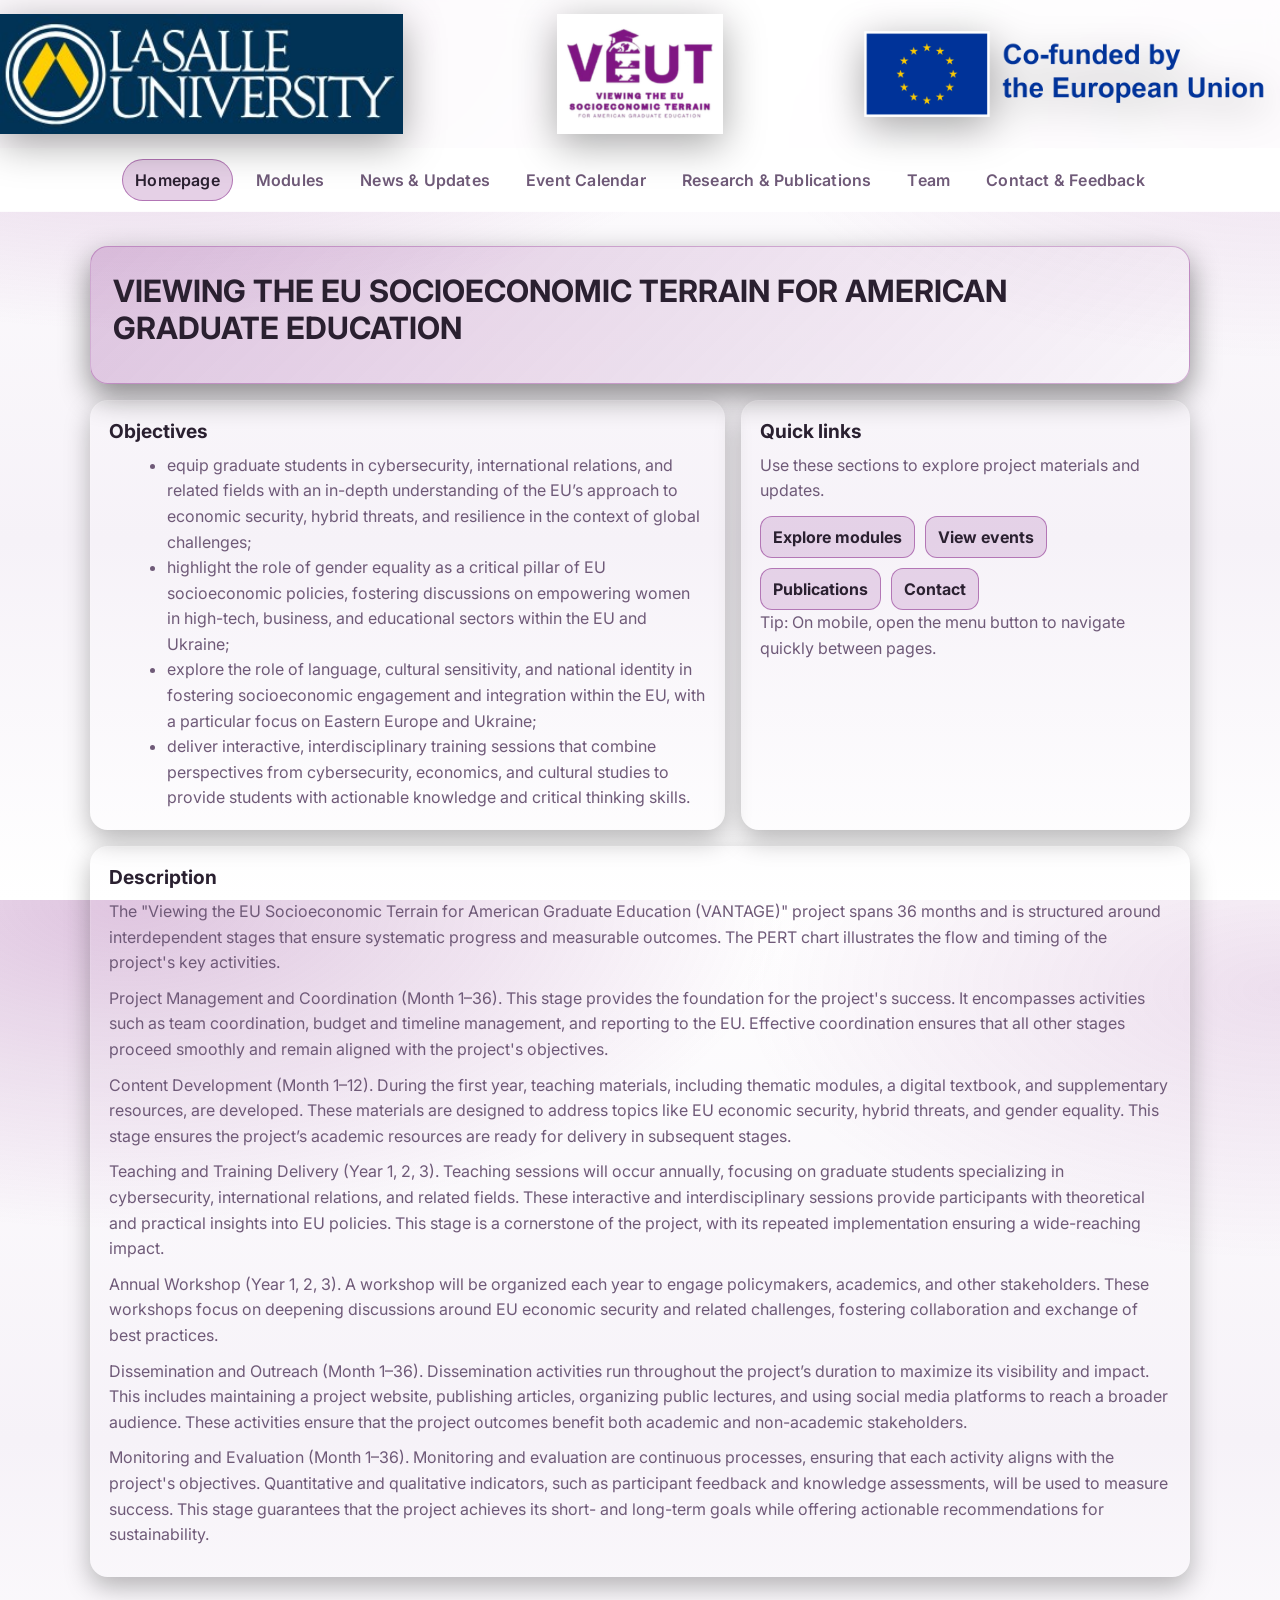
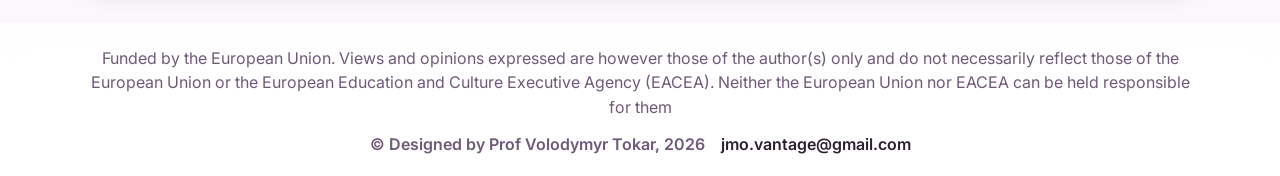
<file: index.html>
<!doctype html>
<html lang="en">
<head>
  <meta charset="utf-8">
  <meta name="viewport" content="width=device-width, initial-scale=1">
  <meta name="description" content="VANTAGE project website">
  <title>Homepage | VANTAGE</title>
  <link rel="preconnect" href="https://fonts.googleapis.com">
  <link rel="preconnect" href="https://fonts.gstatic.com" crossorigin>
  <link href="https://fonts.googleapis.com/css2?family=Inter:wght@400;600;700&display=swap" rel="stylesheet">
  <link rel="stylesheet" href="assets/css/style.css">
</head>
<body>
  <a class="skip-link" href="#main">Skip to content</a>

  <header class="site-header" role="banner">
    <div class="logo-bar">
      <div class="logo-slot">
        <img src="assets/img/lasalle-logo.jpg" alt="La Salle University logo" class="logo-img logo-img--wide">
      </div>
      <div class="logo-slot logo-slot--center">
        <img src="assets/img/vantage-logo.png" alt="VANTAGE project logo" class="logo-img">
      </div>
      <div class="logo-slot logo-slot--right">
        <img src="assets/img/eu-cofunded.png" alt="Co-funded by the European Union" class="logo-img logo-img--wide">
      </div>
    </div>

    <nav class="top-nav" aria-label="Primary">
      <div class="nav__inner">
        <button class="nav__toggle" type="button" aria-expanded="false" aria-controls="navMenu">
          <span class="nav__toggle-lines" aria-hidden="true"></span>
          <span class="nav__toggle-text">Menu</span>
        </button>
        <div class="nav__menu" id="navMenu">
          <a class="nav__link is-active" href="index.html">Homepage</a>
<a class="nav__link" href="modules.html">Modules</a>
<a class="nav__link" href="news.html">News & Updates</a>
<a class="nav__link" href="events.html">Event Calendar</a>
<a class="nav__link" href="research.html">Research & Publications</a>
<a class="nav__link" href="team.html">Team</a>
<a class="nav__link" href="contact.html">Contact & Feedback</a>
        </div>
      </div>
    </nav>
  </header>

  <main id="main" class="main" role="main">
    <div class="container">
      
<section class="hero">
  <h1>VIEWING THE EU SOCIOECONOMIC TERRAIN FOR AMERICAN GRADUATE EDUCATION</h1>
  
  
</section>

<div class="grid">
  <section class="card span-7">
    <h2>Objectives</h2>
    <ul>
      <li>equip graduate students in cybersecurity, international relations, and related fields with an in-depth understanding of the EU’s approach to economic security, hybrid threats, and resilience in the context of global challenges;</li>
      <li>highlight the role of gender equality as a critical pillar of EU socioeconomic policies, fostering discussions on empowering women in high-tech, business, and educational sectors within the EU and Ukraine;</li>
      <li>explore the role of language, cultural sensitivity, and national identity in fostering socioeconomic engagement and integration within the EU, with a particular focus on Eastern Europe and Ukraine;</li>
      <li>deliver interactive, interdisciplinary training sessions that combine perspectives from cybersecurity, economics, and cultural studies to provide students with actionable knowledge and critical thinking skills.</li>
    </ul>
  </section>

  <aside class="card span-5">
    <h2>Quick links</h2>
    <p>Use these sections to explore project materials and updates.</p>
    <div class="btn-row">
      <a class="btn" href="modules.html">Explore modules</a>
      <a class="btn" href="events.html">View events</a>
      <a class="btn" href="research.html">Publications</a>
      <a class="btn" href="contact.html">Contact</a>
    </div>
    <p class="small-note">Tip: On mobile, open the menu button to navigate quickly between pages.</p>
  </aside>

  <section class="card">
    <h2>Description</h2>
    <p>
      The "Viewing the EU Socioeconomic Terrain for American Graduate Education (VANTAGE)" project spans 36 months and is structured around interdependent stages that ensure systematic progress and measurable outcomes.
      The PERT chart illustrates the flow and timing of the project's key activities.
    </p>
    <p>
      Project Management and Coordination (Month 1–36). This stage provides the foundation for the project's success. It encompasses activities such as team coordination, budget and timeline management, and reporting to the EU.
      Effective coordination ensures that all other stages proceed smoothly and remain aligned with the project's objectives.
    </p>
    <p>
      Content Development (Month 1–12). During the first year, teaching materials, including thematic modules, a digital textbook, and supplementary resources, are developed. These materials are designed to address topics like EU economic security,
      hybrid threats, and gender equality. This stage ensures the project’s academic resources are ready for delivery in subsequent stages.
    </p>
    <p>
      Teaching and Training Delivery (Year 1, 2, 3). Teaching sessions will occur annually, focusing on graduate students specializing in cybersecurity, international relations, and related fields.
      These interactive and interdisciplinary sessions provide participants with theoretical and practical insights into EU policies.
      This stage is a cornerstone of the project, with its repeated implementation ensuring a wide-reaching impact.
    </p>
    <p>
      Annual Workshop (Year 1, 2, 3). A workshop will be organized each year to engage policymakers, academics, and other stakeholders.
      These workshops focus on deepening discussions around EU economic security and related challenges, fostering collaboration and exchange of best practices.
    </p>
    <p>
      Dissemination and Outreach (Month 1–36). Dissemination activities run throughout the project’s duration to maximize its visibility and impact.
      This includes maintaining a project website, publishing articles, organizing public lectures, and using social media platforms to reach a broader audience.
      These activities ensure that the project outcomes benefit both academic and non-academic stakeholders.
    </p>
    <p>
      Monitoring and Evaluation (Month 1–36). Monitoring and evaluation are continuous processes, ensuring that each activity aligns with the project's objectives.
      Quantitative and qualitative indicators, such as participant feedback and knowledge assessments, will be used to measure success.
      This stage guarantees that the project achieves its short- and long-term goals while offering actionable recommendations for sustainability.
    </p>
  </section>
</div>

    </div>
  </main>

  <footer class="site-footer" role="contentinfo">
    <div class="container">
      <p class="disclaimer">Funded by the European Union. Views and opinions expressed are however those of the author(s) only and do not necessarily reflect those of the European Union or the European Education and Culture Executive Agency (EACEA). Neither the European Union nor EACEA can be held responsible for them</p>
      <div class="footer-meta">
        <p class="footer-copy">© Designed by Prof Volodymyr Tokar, 2026</p>
        <p class="footer-email"><a href="mailto:jmo.vantage@gmail.com">jmo.vantage@gmail.com</a></p>
      </div>
    </div>
  </footer>

  <script src="assets/js/main.js" defer></script>
</body>
</html>
</file>
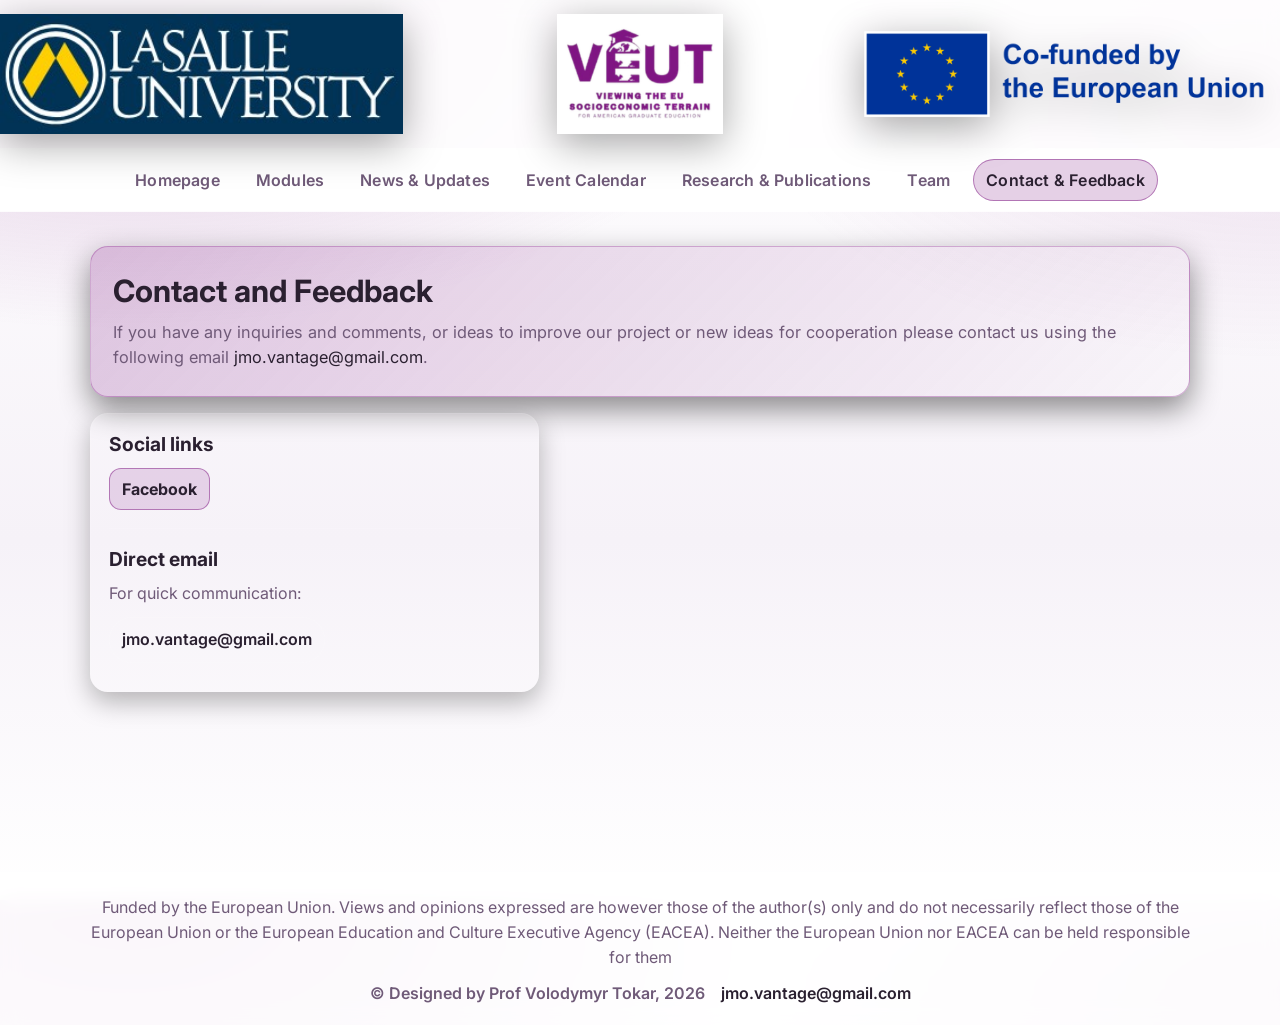
<file: contact.html>
<!doctype html>
<html lang="en">
<head>
  <meta charset="utf-8">
  <meta name="viewport" content="width=device-width, initial-scale=1">
  <meta name="description" content="VANTAGE project website">
  <title>Contact & Feedback | VANTAGE</title>
  <link rel="preconnect" href="https://fonts.googleapis.com">
  <link rel="preconnect" href="https://fonts.gstatic.com" crossorigin>
  <link href="https://fonts.googleapis.com/css2?family=Inter:wght@400;600;700&display=swap" rel="stylesheet">
  <link rel="stylesheet" href="assets/css/style.css">
</head>
<body>
  <a class="skip-link" href="#main">Skip to content</a>

  <header class="site-header" role="banner">
    <div class="logo-bar">
      <div class="logo-slot">
        <img src="assets/img/lasalle-logo.jpg" alt="La Salle University logo" class="logo-img logo-img--wide">
      </div>
      <div class="logo-slot logo-slot--center">
        <img src="assets/img/vantage-logo.png" alt="VANTAGE project logo" class="logo-img">
      </div>
      <div class="logo-slot logo-slot--right">
        <img src="assets/img/eu-cofunded.png" alt="Co-funded by the European Union" class="logo-img logo-img--wide">
      </div>
    </div>

    <nav class="top-nav" aria-label="Primary">
      <div class="nav__inner">
        <button class="nav__toggle" type="button" aria-expanded="false" aria-controls="navMenu">
          <span class="nav__toggle-lines" aria-hidden="true"></span>
          <span class="nav__toggle-text">Menu</span>
        </button>
        <div class="nav__menu" id="navMenu">
          <a class="nav__link" href="index.html">Homepage</a>
<a class="nav__link" href="modules.html">Modules</a>
<a class="nav__link" href="news.html">News & Updates</a>
<a class="nav__link" href="events.html">Event Calendar</a>
<a class="nav__link" href="research.html">Research & Publications</a>
<a class="nav__link" href="team.html">Team</a>
<a class="nav__link is-active" href="contact.html">Contact & Feedback</a>
        </div>
      </div>
    </nav>
  </header>

  <main id="main" class="main" role="main">
    <div class="container">
      
<section class="hero">
  <h1>Contact and Feedback</h1>
  <p class="subtitle">
    If you have any inquiries and comments, or ideas to improve our project or new ideas for cooperation please contact us using the following email
    <a href="mailto:jmo.vantage@gmail.com">jmo.vantage@gmail.com</a>.
  </p>
  </section>

<div class="grid">
   <aside class="card span-5">
    <h2>Social links</h2>
    <p class="small-note"></p>
    <div class="btn-row"><a class="btn" href="https://www.facebook.com/profile.php?id=61563170097810" target="_blank" rel="noopener">Facebook</a></div>
    <hr class="hr">
    <h2>Direct email</h2>
    <p class="small-note">For quick communication:</p>
    <p class="pill"><a href="mailto:jmo.vantage@gmail.com">jmo.vantage@gmail.com</a></p>
  </aside>
</div>

    </div>
  </main>

  <footer class="site-footer" role="contentinfo">
    <div class="container">
      <p class="disclaimer">Funded by the European Union. Views and opinions expressed are however those of the author(s) only and do not necessarily reflect those of the European Union or the European Education and Culture Executive Agency (EACEA). Neither the European Union nor EACEA can be held responsible for them</p>
      <div class="footer-meta">
        <p class="footer-copy">© Designed by Prof Volodymyr Tokar, 2026</p>
        <p class="footer-email"><a href="mailto:jmo.vantage@gmail.com">jmo.vantage@gmail.com</a></p>
      </div>
    </div>
  </footer>

  <script src="assets/js/main.js" defer></script>
<script src="assets/js/contact.js" defer></script>
</body>
</html>
</file>
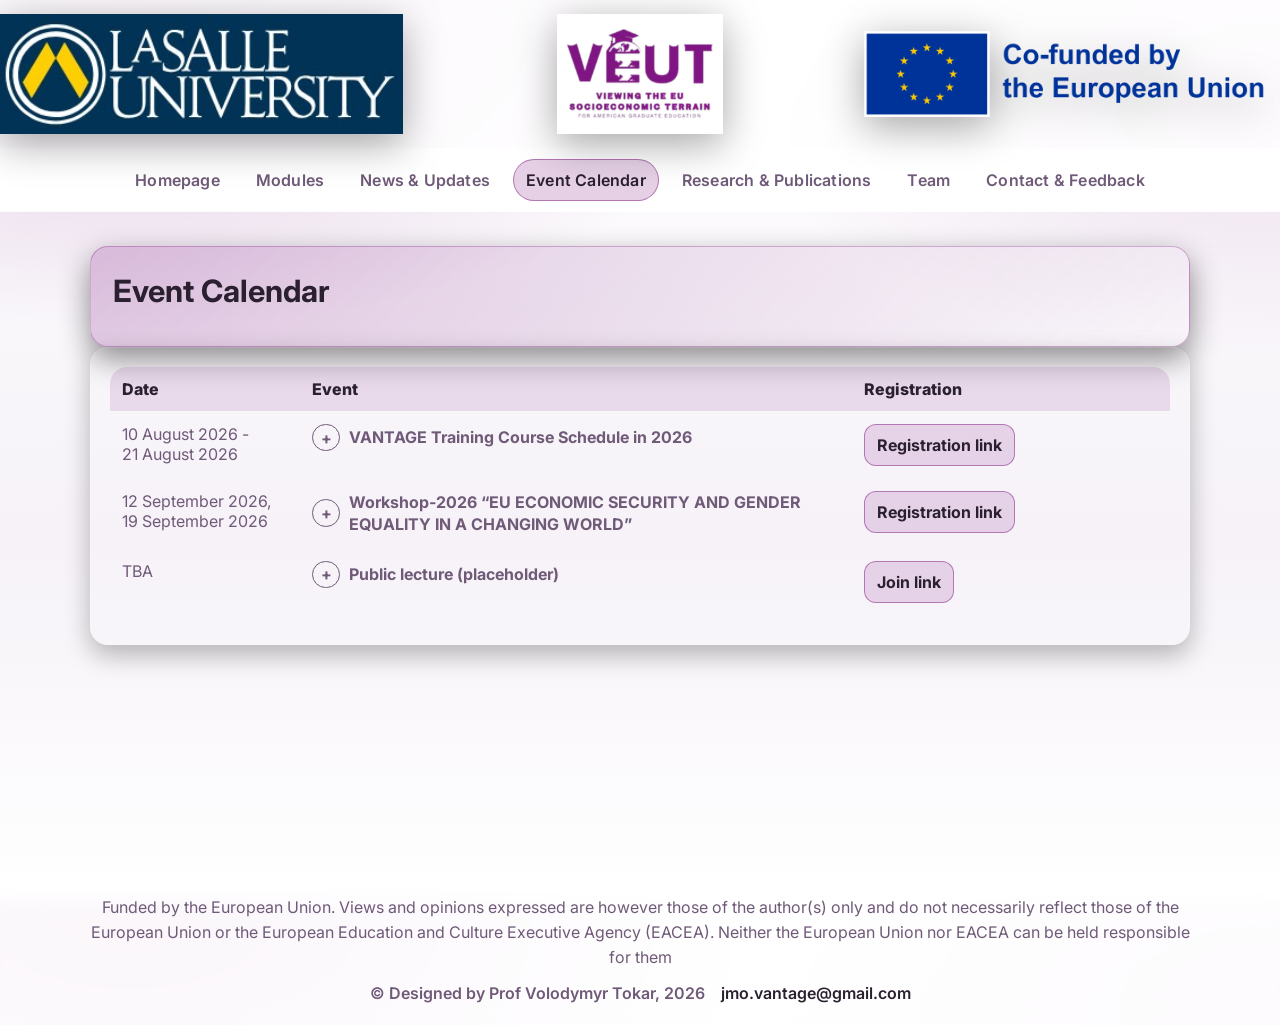
<file: events.html>
<!doctype html>
<html lang="en">
<head>
  <meta charset="utf-8">
  <meta name="viewport" content="width=device-width, initial-scale=1">
  <meta name="description" content="VANTAGE project website">
  <title>Event Calendar | VANTAGE</title>
  <link rel="preconnect" href="https://fonts.googleapis.com">
  <link rel="preconnect" href="https://fonts.gstatic.com" crossorigin>
  <link href="https://fonts.googleapis.com/css2?family=Inter:wght@400;600;700&display=swap" rel="stylesheet">
  <link rel="stylesheet" href="assets/css/style.css">

<style>
  /* Collapsible event listings */
  .event-details {
    margin: 0;
  }

  .event-details summary {
    cursor: pointer;
    list-style: none;
    font-weight: 700;
    line-height: 1.4;
    display: flex;
    align-items: center;
    gap: 0.55rem;
  }

  .event-details summary::-webkit-details-marker {
    display: none;
  }

  .event-details summary::before {
    content: "+";
    width: 1.6rem;
    height: 1.6rem;
    flex: 0 0 1.6rem;
    display: inline-flex;
    align-items: center;
    justify-content: center;
    border: 1px solid currentColor;
    border-radius: 50%;
    font-size: 1rem;
    font-weight: 700;
    line-height: 1;
  }

  .event-details[open] summary::before {
    content: "–";
  }

  .event-details summary:hover,
  .event-details summary:focus-visible {
    text-decoration: underline;
  }

  .event-details__content {
    padding: 0.9rem 0 0 2.15rem;
  }

  .event-details__content > :first-child {
    margin-top: 0;
  }

  .event-details__content > :last-child {
    margin-bottom: 0;
  }

  .event-date-compact {
    white-space: nowrap;
  }

  @media (max-width: 760px) {
    .event-date-compact {
      white-space: normal;
    }

    .event-details__content {
      padding-left: 0;
    }
  }
</style>

</head>
<body>
  <a class="skip-link" href="#main">Skip to content</a>

  <header class="site-header" role="banner">
    <div class="logo-bar">
      <div class="logo-slot">
        <img src="assets/img/lasalle-logo.jpg" alt="La Salle University logo" class="logo-img logo-img--wide">
      </div>
      <div class="logo-slot logo-slot--center">
        <img src="assets/img/vantage-logo.png" alt="VANTAGE project logo" class="logo-img">
      </div>
      <div class="logo-slot logo-slot--right">
        <img src="assets/img/eu-cofunded.png" alt="Co-funded by the European Union" class="logo-img logo-img--wide">
      </div>
    </div>

    <nav class="top-nav" aria-label="Primary">
      <div class="nav__inner">
        <button class="nav__toggle" type="button" aria-expanded="false" aria-controls="navMenu">
          <span class="nav__toggle-lines" aria-hidden="true"></span>
          <span class="nav__toggle-text">Menu</span>
        </button>
        <div class="nav__menu" id="navMenu">
          <a class="nav__link" href="index.html">Homepage</a>
<a class="nav__link" href="modules.html">Modules</a>
<a class="nav__link" href="news.html">News & Updates</a>
<a class="nav__link is-active" href="events.html">Event Calendar</a>
<a class="nav__link" href="research.html">Research & Publications</a>
<a class="nav__link" href="team.html">Team</a>
<a class="nav__link" href="contact.html">Contact & Feedback</a>
        </div>
      </div>
    </nav>
  </header>

  <main id="main" class="main" role="main">
    <div class="container">
      
<section class="hero">
  <h1>Event Calendar</h1>
  <p class="subtitle">
    
  </p>
</section>

<div class="card">
  <table class="table" aria-label="Event list">
    <thead>
      <tr>
        <th style="width: 18%;">Date</th>
        <th style="width: 52%;">Event</th>
        <th style="width: 30%;">Registration</th>
      </tr>
    </thead>
    <tbody>
      <tr>
        <td class="event-date-compact">10 August 2026 -<br>21 August 2026</td>
        <td>
          <details class="event-details">
            <summary>VANTAGE Training Course Schedule in 2026</summary>
            <div class="event-details__content small-note">
              <p>Interdisciplinary sessions designed for graduate students, faculty members, and members of the broader public interested in the topic.</p>

              <table style="width:100%; margin-top:10px; border-collapse:collapse;">
                <tr>
                  <th>Date</th>
                  <th>Time (EDT)</th>
                  <th>Topic</th>
                  <th>Trainer</th>
                </tr>
                <tr><td>Mon, 10 Aug 2026</td><td>09:00–10:30</td><td>The Role of Information Operations in Shaping Public Perception and Security Policies in the EU</td><td>Dr Mark Thomas</td></tr>
                <tr><td>Mon, 10 Aug 2026</td><td>10:40–12:10</td><td>Hybrid Warfare and the EU’s Response to External Threats</td><td>Dr Mark Thomas</td></tr>
                <tr><td>Tue, 11 Aug 2026</td><td>09:00–10:30</td><td>Far-Right Movements and Their Impact on EU Cohesion and Support for Ukraine</td><td>Dr Mark Thomas</td></tr>
                <tr><td>Tue, 11 Aug 2026</td><td>10:40–12:10</td><td>Cyber Defense and National Security: EU Perspectives in Light of the Ukraine-Russia Conflict</td><td>Dr Mark Thomas</td></tr>
                <tr><td>Wed, 12 Aug 2026</td><td>09:00–10:30</td><td>Nationalism and Ethnic Identity in Eastern European Politics</td><td>Dr Mark Thomas</td></tr>
                <tr><td>Wed, 12 Aug 2026</td><td>10:40–12:10</td><td>The Historiography of Ukrainian Identity and Its Relevance to EU Integration</td><td>Dr Mark Thomas</td></tr>
                <tr><td>Thu, 13 Aug 2026</td><td>09:00–10:30</td><td>The Language and Cultural Sensitivity in Socioeconomic Engagement within the EU. Part 1.</td><td>Dr Natalia Teslenko</td></tr>
                <tr><td>Thu, 13 Aug 2026</td><td>10:40–12:10</td><td>The Language and Cultural Sensitivity in Socioeconomic Engagement within the EU. Part 2.</td><td>Dr Natalia Teslenko</td></tr>
                <tr><td>Fri, 14 Aug 2026</td><td>09:00–10:30</td><td>Economic Security Foundations in the EU Context</td><td>Prof. Volodymyr Tokar</td></tr>
                <tr><td>Fri, 14 Aug 2026</td><td>10:40–12:10</td><td>The Role of Institutional Investors in EU Financial Security</td><td>Prof. Volodymyr Tokar</td></tr>
                <tr><td>Mon, 17 Aug 2026</td><td>09:00–10:30</td><td>Economic Resilience and Demographic Challenges in the EU</td><td>Prof. Volodymyr Tokar</td></tr>
                <tr><td>Mon, 17 Aug 2026</td><td>10:40–12:10</td><td>Gender Equality as a Pillar of Economic Growth in the EU</td><td>Prof. Volodymyr Tokar</td></tr>
                <tr><td>Tue, 18 Aug 2026</td><td>09:00–10:30</td><td>Empowering Women in EU High-Tech and Business Sectors</td><td>Prof. Volodymyr Tokar</td></tr>
                <tr><td>Tue, 18 Aug 2026</td><td>10:40–12:10</td><td>Gender Security and Economic Integration in the EU and Ukraine</td><td>Prof. Volodymyr Tokar</td></tr>
                <tr><td>Wed, 19 Aug 2026</td><td>09:00–10:30</td><td>Empowering Young Women through EU Educational and Community Initiatives. Part 1.</td><td>Intizorhon Fataeva</td></tr>
                <tr><td>Wed, 19 Aug 2026</td><td>10:40–12:10</td><td>Empowering Young Women through EU Educational and Community Initiatives. Part 2.</td><td>Intizorhon Fataeva</td></tr>
                <tr><td>Thu, 20 Aug 2026</td><td>09:00–10:30</td><td>The Role of AI in Strengthening EU Economic and Social Systems</td><td>Prof. Volodymyr Tokar</td></tr>
                <tr><td>Thu, 20 Aug 2026</td><td>10:40–12:10</td><td>Collaborative Cybersecurity Efforts in the EU</td><td>Prof. Volodymyr Tokar</td></tr>
                <tr><td>Fri, 21 Aug 2026</td><td>09:00–10:30</td><td>Ukraine’s Journey toward EU Membership: Political and Economic Implications</td><td>Dr Mark Thomas</td></tr>
                <tr><td>Fri, 21 Aug 2026</td><td>10:40–12:10</td><td>EU-NATO Collaboration: Past, Present, and Future</td><td>Dr Mark Thomas</td></tr>
              </table>
            </div>
          </details>
        </td>
        <td><a class="btn" href="https://forms.gle/H6Cnt5Vc8naiUprv8" target="_blank" rel="noopener noreferrer">Registration link</a></td>
      </tr>

      <tr>
        <td class="event-date-compact">12 September 2026,<br>19 September 2026</td>
        <td>
          <details class="event-details">
            <summary>Workshop-2026 “EU ECONOMIC SECURITY AND GENDER EQUALITY IN A CHANGING WORLD”</summary>
            <div class="event-details__content small-note">
              <p>A <strong>two-day online workshop</strong> combining expert insights, hands-on data analysis, and participant-led research on economic security and gender equality across EU Member States.</p>

              <p>
                📅 <strong>September 12 &amp; 19, 2026</strong><br>
                ⏰ <strong>9:00 a.m.–12:10 p.m. EDT</strong><br>
                💻 <strong>Online</strong>
              </p>

              <p><strong>Day 1 — Expert Insights &amp; Hands-On Analysis</strong></p>
              <ul>
                <li><strong>Prof. Volodymyr Tokar</strong> — <em>The European Union in 30 Minutes: A Crash Course for American Graduate Students</em></li>
                <li><strong>Dr. Mark Thomas</strong> — <em>How the European Union Works: Institutions, Governance, and the Democratic Deficit</em></li>
                <li><strong>Intizorhon Fataeva</strong> — <em>Implementing EU-Style Gender Initiatives in Uzbekistan: Through the Eyes of a Third-World Woman</em></li>
                <li><strong>Prof. Volodymyr Tokar</strong> — <em>Measuring EU Member States: Economic Security and Gender Equality in Practice</em></li>
              </ul>

              <p>📊 Participants will be assigned an <strong>EU Member State</strong> and learn to analyze five indicators using relevant data, benchmarks, and <strong>10-year averages</strong>. They will identify key trends, strengths, and vulnerabilities and develop an overall assessment.</p>

              <p>💡 <strong>No advanced Excel skills required.</strong> Microsoft Excel or equivalent spreadsheet software is recommended. The instructional session will be <strong>recorded and made available to participants</strong> for completing their analysis.</p>

              <p><strong>Day 2 — EU Member States in Focus: Participant Research Seminar</strong></p>

              <p>🎓 Participants will present their EU Member-State analysis in a seminar-style format, with approximately <strong>five minutes per presentation</strong>, followed by discussion.</p>

              <p><strong>Expert insight. Real data. Independent analysis. Participant-led discussion.</strong></p>
            </div>
          </details>
        </td>
        <td><a class="btn" href="https://forms.gle/SKXvuRUFAwDNxpt87" target="_blank" rel="noopener noreferrer">Registration link</a></td>
      </tr>

      <tr>
        <td class="event-date-compact">TBA</td>
        <td>
          <details class="event-details">
            <summary>Public lecture (placeholder)</summary>
            <div class="event-details__content small-note">
              <p>Open lecture with joining details to be announced.</p>
            </div>
          </details>
        </td>
        <td><a class="btn" href="#" onclick="return false;">Join link</a></td>
      </tr>
    </tbody>
  </table>
  <p class="small-note">
    
  </p>
</div>

    </div>
  </main>

  <footer class="site-footer" role="contentinfo">
    <div class="container">
      <p class="disclaimer">Funded by the European Union. Views and opinions expressed are however those of the author(s) only and do not necessarily reflect those of the European Union or the European Education and Culture Executive Agency (EACEA). Neither the European Union nor EACEA can be held responsible for them</p>
      <div class="footer-meta">
        <p class="footer-copy">© Designed by Prof Volodymyr Tokar, 2026</p>
        <p class="footer-email"><a href="mailto:jmo.vantage@gmail.com">jmo.vantage@gmail.com</a></p>
      </div>
    </div>
  </footer>

  <script src="assets/js/main.js" defer></script>
</body>
</html>
</file>
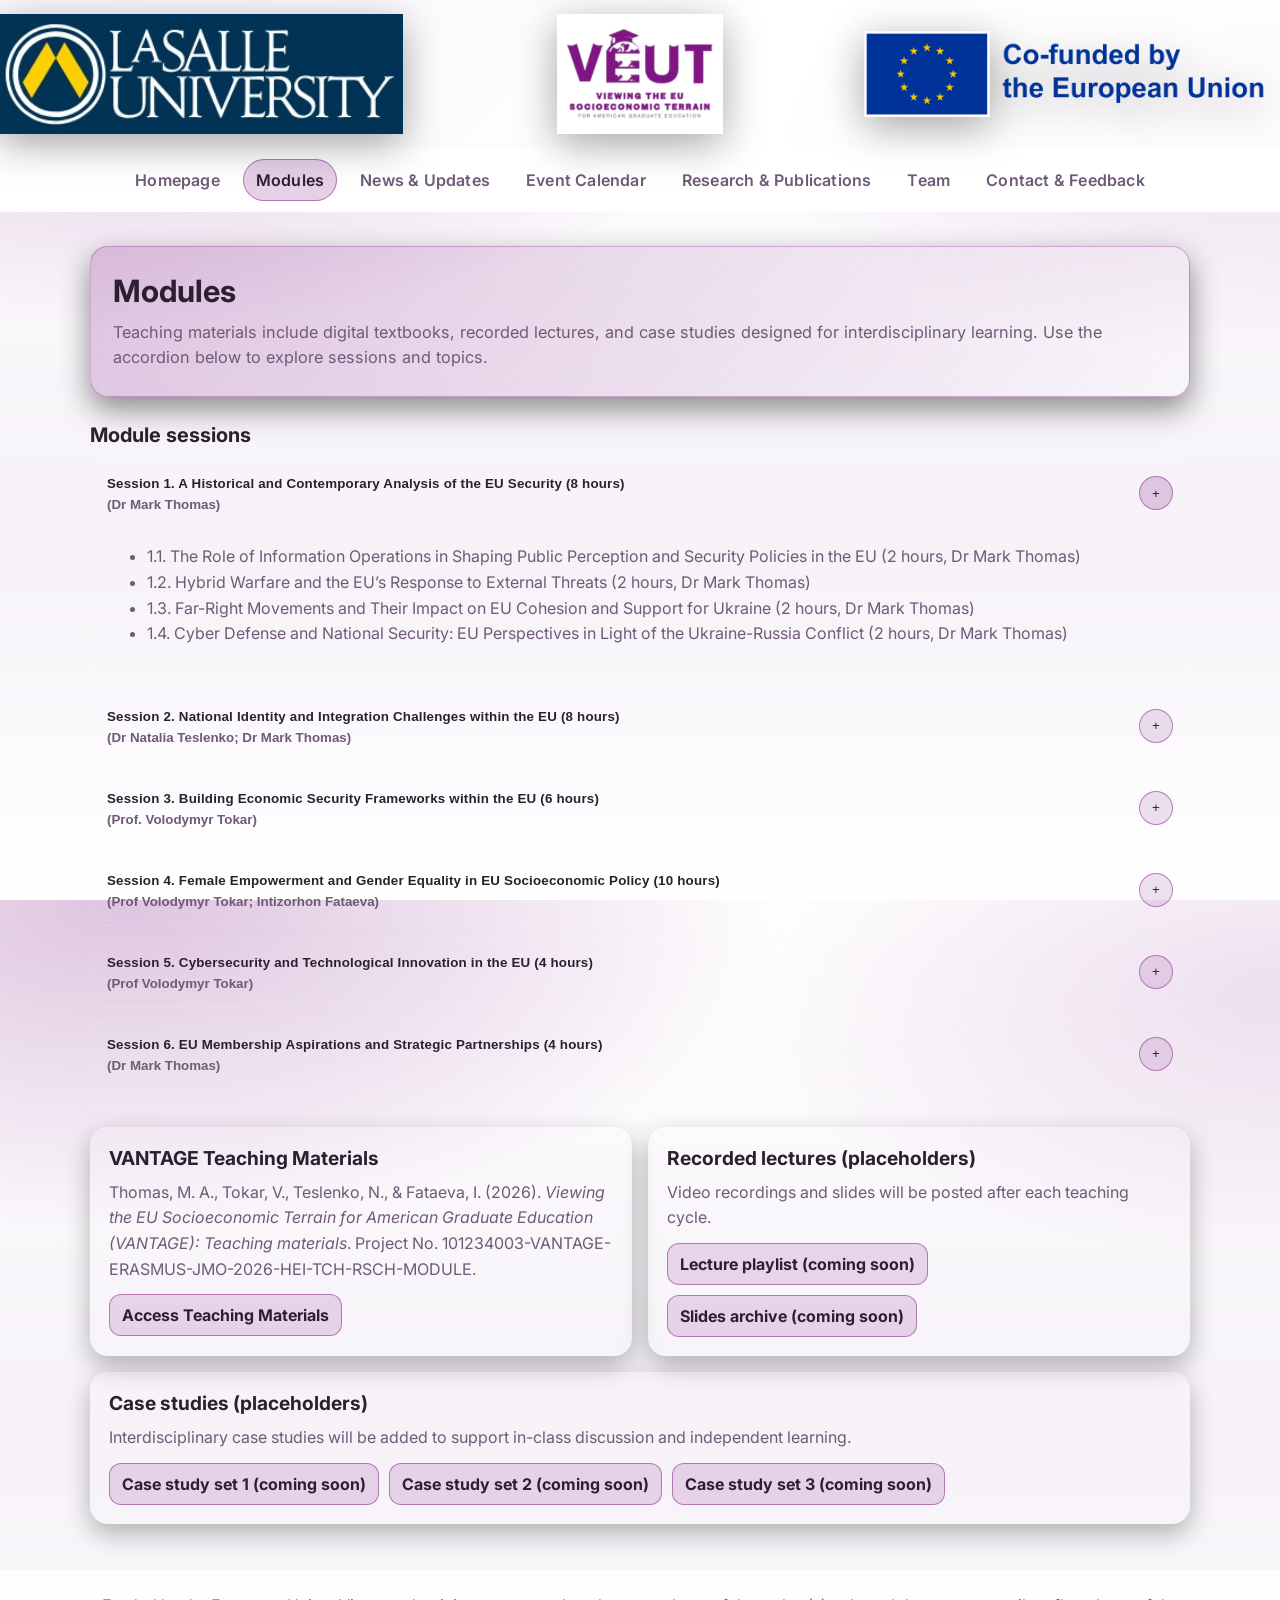
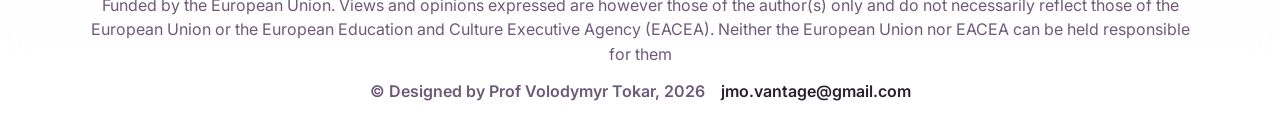
<file: modules.html>
<!doctype html>
<html lang="en">
<head>
  <meta charset="utf-8">
  <meta name="viewport" content="width=device-width, initial-scale=1">
  <meta name="description" content="VANTAGE project website">
  <title>Modules | VANTAGE</title>
  <link rel="preconnect" href="https://fonts.googleapis.com">
  <link rel="preconnect" href="https://fonts.gstatic.com" crossorigin>
  <link href="https://fonts.googleapis.com/css2?family=Inter:wght@400;600;700&display=swap" rel="stylesheet">
  <link rel="stylesheet" href="assets/css/style.css">
</head>
<body>
  <a class="skip-link" href="#main">Skip to content</a>

  <header class="site-header" role="banner">
    <div class="logo-bar">
      <div class="logo-slot">
        <img src="assets/img/lasalle-logo.jpg" alt="La Salle University logo" class="logo-img logo-img--wide">
      </div>
      <div class="logo-slot logo-slot--center">
        <img src="assets/img/vantage-logo.png" alt="VANTAGE project logo" class="logo-img">
      </div>
      <div class="logo-slot logo-slot--right">
        <img src="assets/img/eu-cofunded.png" alt="Co-funded by the European Union" class="logo-img logo-img--wide">
      </div>
    </div>

    <nav class="top-nav" aria-label="Primary">
      <div class="nav__inner">
        <button class="nav__toggle" type="button" aria-expanded="false" aria-controls="navMenu">
          <span class="nav__toggle-lines" aria-hidden="true"></span>
          <span class="nav__toggle-text">Menu</span>
        </button>
        <div class="nav__menu" id="navMenu">
          <a class="nav__link" href="index.html">Homepage</a>
<a class="nav__link is-active" href="modules.html">Modules</a>
<a class="nav__link" href="news.html">News & Updates</a>
<a class="nav__link" href="events.html">Event Calendar</a>
<a class="nav__link" href="research.html">Research & Publications</a>
<a class="nav__link" href="team.html">Team</a>
<a class="nav__link" href="contact.html">Contact & Feedback</a>
        </div>
      </div>
    </nav>
  </header>

  <main id="main" class="main" role="main">
    <div class="container">
      
<section class="hero">
  <h1>Modules</h1>
  <p class="subtitle">
    Teaching materials include digital textbooks, recorded lectures, and case studies designed for interdisciplinary learning.
    Use the accordion below to explore sessions and topics.
  </p>
</section>

<h2 class="section-title">Module sessions</h2>
<div class="accordion" aria-label="Module sessions accordion">
  <div class="acc-item is-open">
    <button class="acc-btn" type="button" aria-expanded="true">
      <div>
        <div class="acc-title">Session 1. A Historical and Contemporary Analysis of the EU Security (8 hours)</div>
        <div class="acc-meta">(Dr Mark Thomas)</div>
      </div>
      <div class="acc-icon" aria-hidden="true">+</div>
    </button>
    <div class="acc-panel">
      <ul>
        <li>1.1. The Role of Information Operations in Shaping Public Perception and Security Policies in the EU (2 hours, Dr Mark Thomas)</li>
        <li>1.2. Hybrid Warfare and the EU’s Response to External Threats (2 hours, Dr Mark Thomas)</li>
        <li>1.3. Far-Right Movements and Their Impact on EU Cohesion and Support for Ukraine (2 hours, Dr Mark Thomas)</li>
        <li>1.4. Cyber Defense and National Security: EU Perspectives in Light of the Ukraine-Russia Conflict (2 hours, Dr Mark Thomas)</li>
      </ul>
    </div>
  </div>

  <div class="acc-item">
    <button class="acc-btn" type="button" aria-expanded="false">
      <div>
        <div class="acc-title">Session 2. National Identity and Integration Challenges within the EU (8 hours)</div>
        <div class="acc-meta">(Dr Natalia Teslenko; Dr Mark Thomas)</div>
      </div>
      <div class="acc-icon" aria-hidden="true">+</div>
    </button>
    <div class="acc-panel">
      <ul>
        <li>2.1. The Language and Cultural Sensitivity in Socioeconomic Engagement within the EU (4 hours, Dr Natalia Teslenko)</li>
        <li>2.2. Nationalism and Ethnic Identity in Eastern European Politics (2 hours, Dr Mark Thomas)</li>
        <li>2.3. The Historiography of Ukrainian Identity and Its Relevance to EU Integration (2 hours, Dr Mark Thomas)</li>
      </ul>
    </div>
  </div>

  <div class="acc-item">
    <button class="acc-btn" type="button" aria-expanded="false">
      <div>
        <div class="acc-title">Session 3. Building Economic Security Frameworks within the EU (6 hours)</div>
        <div class="acc-meta">(Prof. Volodymyr Tokar)</div>
      </div>
      <div class="acc-icon" aria-hidden="true">+</div>
    </button>
    <div class="acc-panel">
      <ul>
        <li>3.1. Economic Security Foundations in the EU Context (2 hours, Prof. Volodymyr Tokar)</li>
        <li>3.2. The Role of Institutional Investors in EU Financial Security (2 hours, Prof. Volodymyr Tokar)</li>
        <li>3.3. Economic Resilience and Demographic Challenges in the EU (2 hours, Prof. Volodymyr Tokar)</li>
      </ul>
    </div>
  </div>

  <div class="acc-item">
    <button class="acc-btn" type="button" aria-expanded="false">
      <div>
        <div class="acc-title">Session 4. Female Empowerment and Gender Equality in EU Socioeconomic Policy (10 hours)</div>
        <div class="acc-meta">(Prof Volodymyr Tokar; Intizorhon Fataeva)</div>
      </div>
      <div class="acc-icon" aria-hidden="true">+</div>
    </button>
    <div class="acc-panel">
      <ul>
        <li>4.1. Gender Equality as a Pillar of Economic Growth in the EU (2 hours, Prof Volodymyr Tokar)</li>
        <li>4.2. Empowering Women in EU High-Tech and Business Sectors (2 hours, Prof Volodymyr Tokar)</li>
        <li>4.3. Gender Security and Economic Integration in the EU and Ukraine (2 hours, Prof Volodymyr Tokar)</li>
        <li>4.4. Empowering Young Women through EU Educational and Community Initiatives (4 hours, Intizorhon Fataeva)</li>
      </ul>
    </div>
  </div>

  <div class="acc-item">
    <button class="acc-btn" type="button" aria-expanded="false">
      <div>
        <div class="acc-title">Session 5. Cybersecurity and Technological Innovation in the EU (4 hours)</div>
        <div class="acc-meta">(Prof Volodymyr Tokar)</div>
      </div>
      <div class="acc-icon" aria-hidden="true">+</div>
    </button>
    <div class="acc-panel">
      <ul>
        <li>5.1. The Role of AI in Strengthening EU Economic and Social Systems (2 hours, Prof Volodymyr Tokar)</li>
        <li>5.2. Collaborative Cybersecurity Efforts in the EU (2 hours, Prof Volodymyr Tokar)</li>
      </ul>
    </div>
  </div>

  <div class="acc-item">
    <button class="acc-btn" type="button" aria-expanded="false">
      <div>
        <div class="acc-title">Session 6. EU Membership Aspirations and Strategic Partnerships (4 hours)</div>
        <div class="acc-meta">(Dr Mark Thomas)</div>
      </div>
      <div class="acc-icon" aria-hidden="true">+</div>
    </button>
    <div class="acc-panel">
      <ul>
        <li>6.1. Ukraine’s Journey toward EU Membership: Political and Economic Implications (2 hours, Dr Mark Thomas)</li>
        <li>6.2. EU-NATO Collaboration: Past, Present, and Future (2 hours, Dr Mark Thomas)</li>
      </ul>
    </div>
  </div>
</div>

<hr class="hr">

<div class="grid">
  <section class="card span-6">
  <h2>VANTAGE Teaching Materials</h2>
  <p>
    Thomas, M. A., Tokar, V., Teslenko, N., &amp; Fataeva, I. (2026).
    <em>Viewing the EU Socioeconomic Terrain for American Graduate Education (VANTAGE): Teaching materials</em>.
    Project No. 101234003-VANTAGE-ERASMUS-JMO-2026-HEI-TCH-RSCH-MODULE.
  </p>
  <div class="btn-row">
    <a class="btn"
       href="https://doi.org/10.13140/RG.2.2.35799.64166"
       target="_blank"
       rel="noopener noreferrer">
      Access Teaching Materials
    </a>
  </div>
</section>

  <section class="card span-6">
    <h2>Recorded lectures (placeholders)</h2>
    <p>Video recordings and slides will be posted after each teaching cycle.</p>
    <div class="btn-row">
      <a class="btn" href="#" onclick="return false;">Lecture playlist (coming soon)</a>
      <a class="btn" href="#" onclick="return false;">Slides archive (coming soon)</a>
    </div>
  </section>

  <section class="card">
    <h2>Case studies (placeholders)</h2>
    <p>Interdisciplinary case studies will be added to support in-class discussion and independent learning.</p>
    <div class="btn-row">
      <a class="btn" href="#" onclick="return false;">Case study set 1 (coming soon)</a>
      <a class="btn" href="#" onclick="return false;">Case study set 2 (coming soon)</a>
      <a class="btn" href="#" onclick="return false;">Case study set 3 (coming soon)</a>
    </div>
  </section>
</div>

    </div>
  </main>

  <footer class="site-footer" role="contentinfo">
    <div class="container">
      <p class="disclaimer">Funded by the European Union. Views and opinions expressed are however those of the author(s) only and do not necessarily reflect those of the European Union or the European Education and Culture Executive Agency (EACEA). Neither the European Union nor EACEA can be held responsible for them</p>
      <div class="footer-meta">
        <p class="footer-copy">© Designed by Prof Volodymyr Tokar, 2026</p>
        <p class="footer-email"><a href="mailto:jmo.vantage@gmail.com">jmo.vantage@gmail.com</a></p>
      </div>
    </div>
  </footer>

  <script src="assets/js/main.js" defer></script>
<script src="assets/js/modules.js" defer></script>
</body>
</html>
</file>
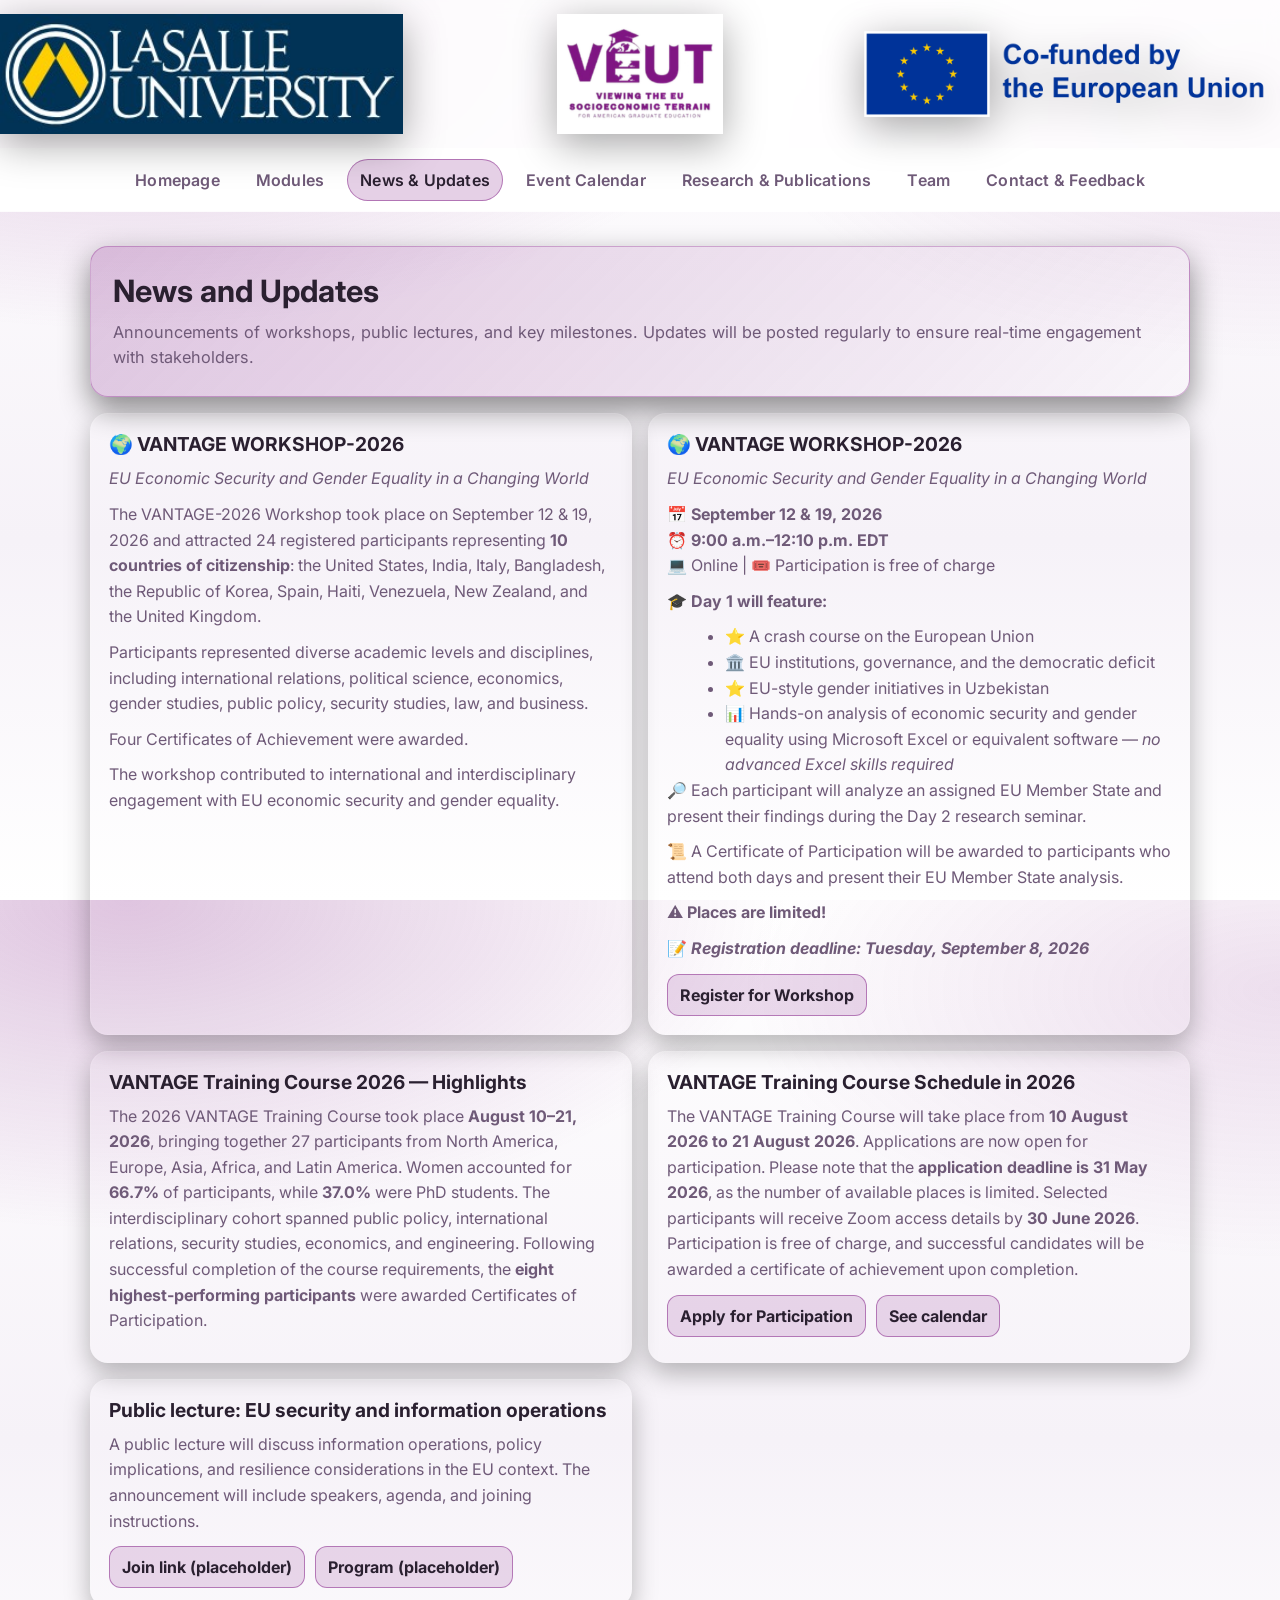
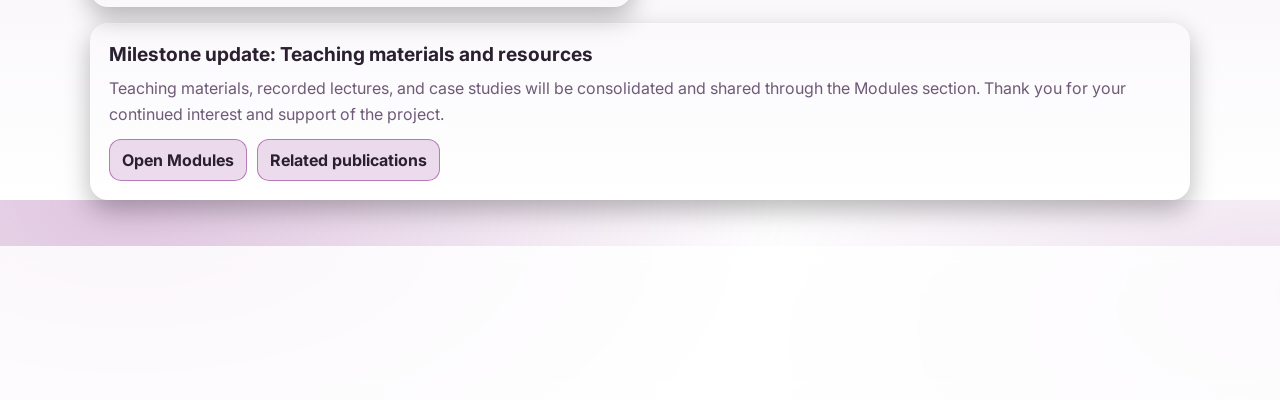
<file: news.html>
<!doctype html>
<html lang="en">
<head>
  <meta charset="utf-8">
  <meta name="viewport" content="width=device-width, initial-scale=1">
  <meta name="description" content="VANTAGE project website">
  <title>News & Updates | VANTAGE</title>
  <link rel="preconnect" href="https://fonts.googleapis.com">
  <link rel="preconnect" href="https://fonts.gstatic.com" crossorigin>
  <link href="https://fonts.googleapis.com/css2?family=Inter:wght@400;600;700&display=swap" rel="stylesheet">
  <link rel="stylesheet" href="assets/css/style.css">
</head>
<body>
  <a class="skip-link" href="#main">Skip to content</a>

  <header class="site-header" role="banner">
    <div class="logo-bar">
      <div class="logo-slot">
        <img src="assets/img/lasalle-logo.jpg" alt="La Salle University logo" class="logo-img logo-img--wide">
      </div>
      <div class="logo-slot logo-slot--center">
        <img src="assets/img/vantage-logo.png" alt="VANTAGE project logo" class="logo-img">
      </div>
      <div class="logo-slot logo-slot--right">
        <img src="assets/img/eu-cofunded.png" alt="Co-funded by the European Union" class="logo-img logo-img--wide">
      </div>
    </div>

    <nav class="top-nav" aria-label="Primary">
      <div class="nav__inner">
        <button class="nav__toggle" type="button" aria-expanded="false" aria-controls="navMenu">
          <span class="nav__toggle-lines" aria-hidden="true"></span>
          <span class="nav__toggle-text">Menu</span>
        </button>
        <div class="nav__menu" id="navMenu">
          <a class="nav__link" href="index.html">Homepage</a>
<a class="nav__link" href="modules.html">Modules</a>
<a class="nav__link is-active" href="news.html">News & Updates</a>
<a class="nav__link" href="events.html">Event Calendar</a>
<a class="nav__link" href="research.html">Research & Publications</a>
<a class="nav__link" href="team.html">Team</a>
<a class="nav__link" href="contact.html">Contact & Feedback</a>
        </div>
      </div>
    </nav>
  </header>

  <main id="main" class="main" role="main">
    <div class="container">
      
<section class="hero">
  <h1>News and Updates</h1>
  <p class="subtitle">
    Announcements of workshops, public lectures, and key milestones. Updates will be posted regularly to ensure real-time engagement with stakeholders.
  </p>
</section>

<div class="grid">
 <article class="card span-6">
  <h2>🌍 VANTAGE WORKSHOP-2026</h2>
  <p><em>EU Economic Security and Gender Equality in a Changing World</em></p>

  <p>
    The VANTAGE-2026 Workshop took place on September 12 &amp; 19, 2026
    and attracted 24 registered participants representing
    <strong>10 countries of citizenship</strong>: the United States, India,
    Italy, Bangladesh, the Republic of Korea, Spain, Haiti, Venezuela,
    New Zealand, and the United Kingdom.
  </p>

  <p>
    Participants represented diverse academic levels and disciplines,
    including international relations, political science, economics,
    gender studies, public policy, security studies, law, and business.
  </p>

  <p>
    Four Certificates of Achievement were awarded.
  </p>

  <p>
    The workshop contributed to international and interdisciplinary
    engagement with EU economic security and gender equality.
  </p>
</article> 
  <article class="card span-6">
  <h2>🌍 VANTAGE WORKSHOP-2026</h2>
  <p><em>EU Economic Security and Gender Equality in a Changing World</em></p>

  <p>
    📅 <strong>September 12 &amp; 19, 2026</strong><br>
    ⏰ <strong>9:00 a.m.–12:10 p.m. EDT</strong><br>
    💻 Online | 🎟️ Participation is free of charge
  </p>

  <p>🎓 <strong>Day 1 will feature:</strong></p>
  <ul>
    <li>⭐ A crash course on the European Union</li>
    <li>🏛️ EU institutions, governance, and the democratic deficit</li>
    <li>⭐ EU-style gender initiatives in Uzbekistan</li>
    <li>📊 Hands-on analysis of economic security and gender equality using Microsoft Excel or equivalent software — <em>no advanced Excel skills required</em></li>
  </ul>

  <p>
    🔎 Each participant will analyze an assigned EU Member State and present their findings during the Day 2 research seminar.
  </p>

  <p>
    📜 A Certificate of Participation will be awarded to participants who attend both days and present their EU Member State analysis.
  </p>

  <p>
    ⚠️ <strong>Places are limited!</strong>
  </p>

  <p>
    📝 <strong><em>Registration deadline: Tuesday, September 8, 2026</em></strong>
  </p>

  <div class="btn-row">
    <a class="btn"
       href="https://forms.gle/TuVBqA8RSYXg7yCSA"
       target="_blank"
       rel="noopener noreferrer">
      Register for Workshop
    </a>
  </div>
</article>
  <article class="card span-6">
  <h2>VANTAGE Training Course 2026 — Highlights</h2>
  <p>
    The 2026 VANTAGE Training Course took place <strong>August 10–21, 2026</strong>, bringing together 27 participants from North America, Europe, Asia, Africa, and Latin America.
    Women accounted for <strong>66.7%</strong> of participants, while <strong>37.0%</strong> were PhD students.
    The interdisciplinary cohort spanned public policy, international relations, security studies, economics, and engineering.
    Following successful completion of the course requirements, the <strong>eight highest-performing participants</strong> were awarded Certificates of Participation.
  </p>
</article>
  <article class="card span-6">
    <h2>VANTAGE Training Course Schedule in 2026</h2>
    <p>
    The VANTAGE Training Course will take place from <strong>10 August 2026 to 21 August 2026</strong>. 
    Applications are now open for participation. Please note that the <strong>application deadline is 31 May 2026</strong>, as the number of available places is limited. 
    Selected participants will receive Zoom access details by <strong>30 June 2026</strong>. 
    Participation is free of charge, and successful candidates will be awarded a certificate of achievement upon completion.
    </p>
    <div class="btn-row">
      <a class="btn" href="https://forms.gle/H6Cnt5Vc8naiUprv8" target="_blank">Apply for Participation</a>
      <a class="btn" href="events.html">See calendar</a>
    </div>
  </article>
  
  <article class="card span-6">
    <h2>Public lecture: EU security and information operations</h2>
    <p>
      A public lecture will discuss information operations, policy implications, and resilience considerations in the EU context. The announcement will include speakers, agenda, and joining instructions.
    </p>
    <div class="btn-row">
      <a class="btn" href="#" onclick="return false;">Join link (placeholder)</a>
      <a class="btn" href="#" onclick="return false;">Program (placeholder)</a>
    </div>
  </article>

  <article class="card">
    <h2>Milestone update: Teaching materials and resources</h2>
    <p>
      Teaching materials, recorded lectures, and case studies will be consolidated and shared through the Modules section. Thank you for your continued interest and support of the project.
    </p>
    <div class="btn-row">
      <a class="btn" href="modules.html">Open Modules</a>
      <a class="btn" href="research.html">Related publications</a>
    </div>
  </article>
</div>

    </div>
  </main>

  <footer class="site-footer" role="contentinfo">
    <div class="container">
      <p class="disclaimer">Funded by the European Union. Views and opinions expressed are however those of the author(s) only and do not necessarily reflect those of the European Union or the European Education and Culture Executive Agency (EACEA). Neither the European Union nor EACEA can be held responsible for them</p>
      <div class="footer-meta">
        <p class="footer-copy">© Designed by Prof Volodymyr Tokar, 2026</p>
        <p class="footer-email"><a href="mailto:jmo.vantage@gmail.com">jmo.vantage@gmail.com</a></p>
      </div>
    </div>
  </footer>

  <script src="assets/js/main.js" defer></script>
</body>
</html>
</file>
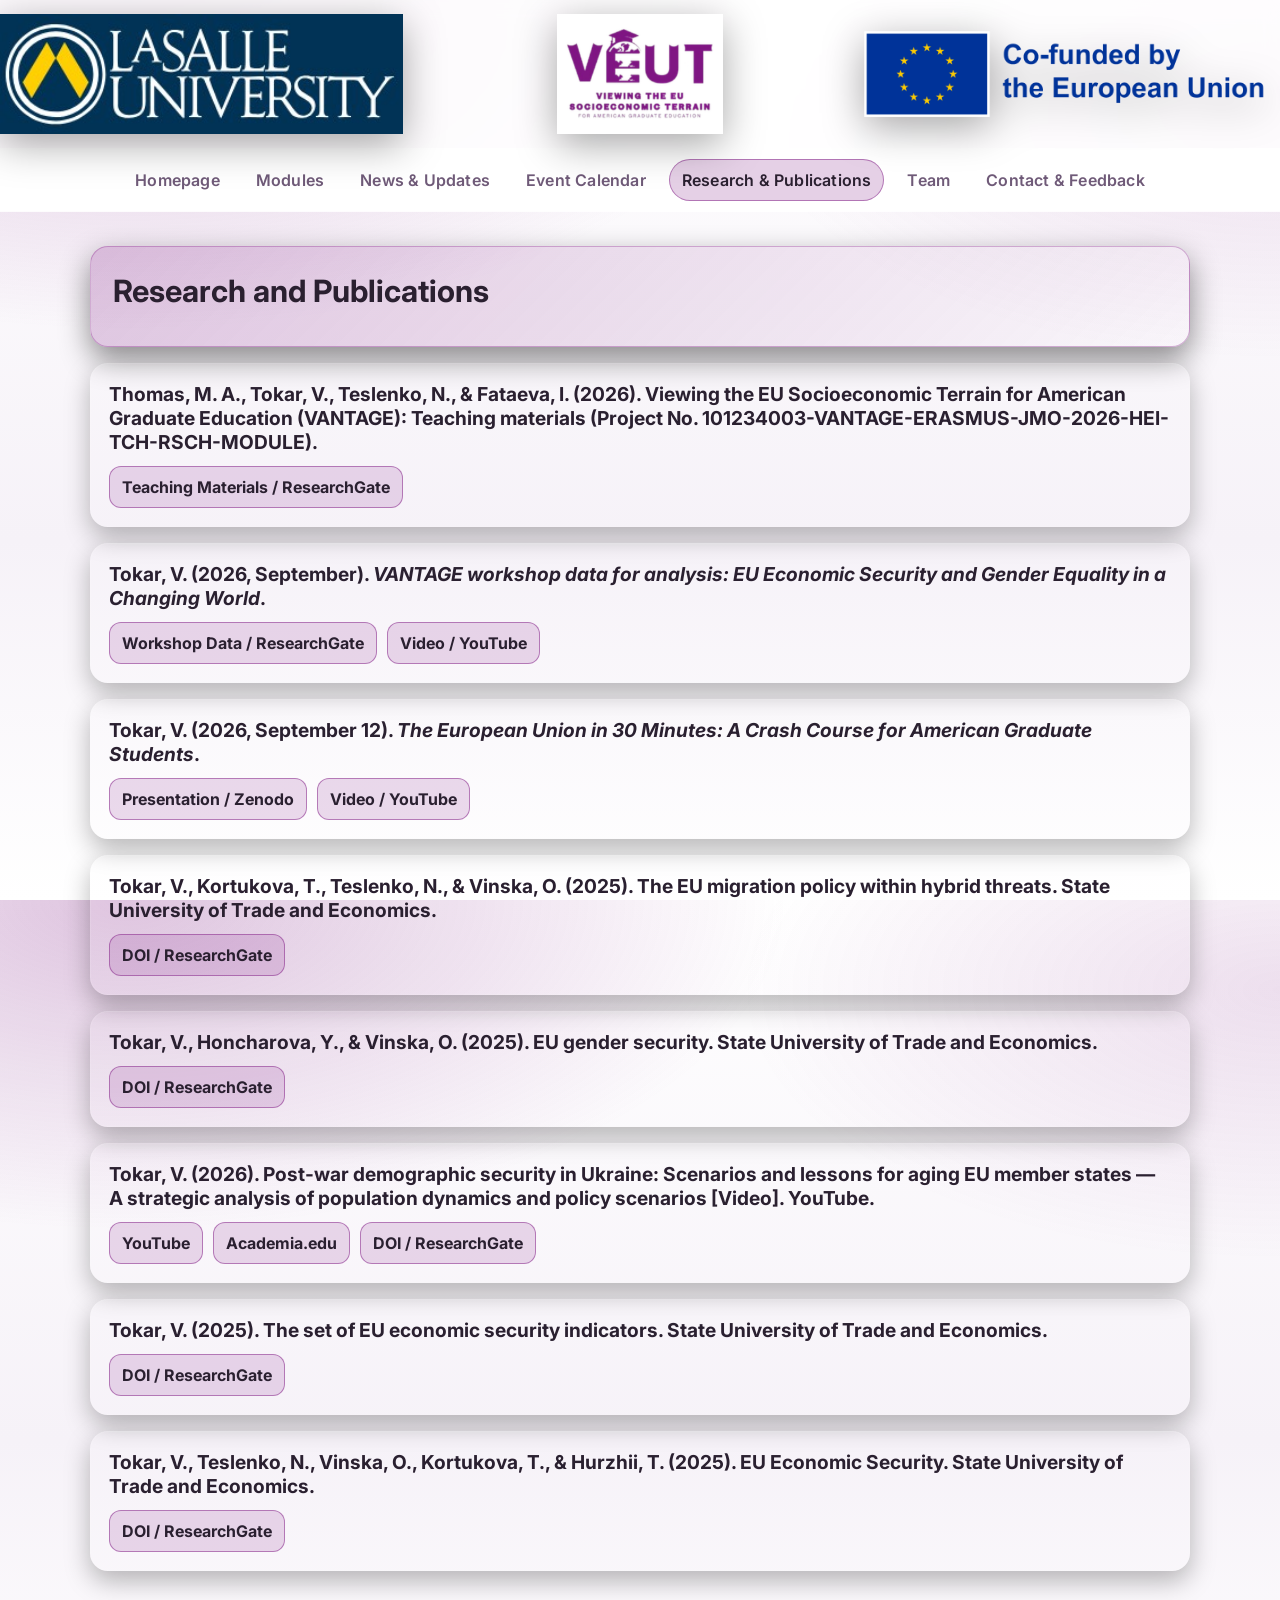
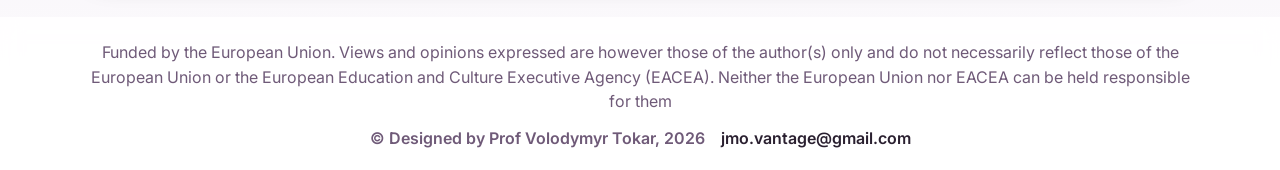
<file: research.html>
<!doctype html>
<html lang="en">
<head>
  <meta charset="utf-8">
  <meta name="viewport" content="width=device-width, initial-scale=1">
  <meta name="description" content="VANTAGE project website">
  <title>Research & Publications | VANTAGE</title>
  <link rel="preconnect" href="https://fonts.googleapis.com">
  <link rel="preconnect" href="https://fonts.gstatic.com" crossorigin>
  <link href="https://fonts.googleapis.com/css2?family=Inter:wght@400;600;700&display=swap" rel="stylesheet">
  <link rel="stylesheet" href="assets/css/style.css">
</head>
<body>
  <a class="skip-link" href="#main">Skip to content</a>

  <header class="site-header" role="banner">
    <div class="logo-bar">
      <div class="logo-slot">
        <img src="assets/img/lasalle-logo.jpg" alt="La Salle University logo" class="logo-img logo-img--wide">
      </div>
      <div class="logo-slot logo-slot--center">
        <img src="assets/img/vantage-logo.png" alt="VANTAGE project logo" class="logo-img">
      </div>
      <div class="logo-slot logo-slot--right">
        <img src="assets/img/eu-cofunded.png" alt="Co-funded by the European Union" class="logo-img logo-img--wide">
      </div>
    </div>

    <nav class="top-nav" aria-label="Primary">
      <div class="nav__inner">
        <button class="nav__toggle" type="button" aria-expanded="false" aria-controls="navMenu">
          <span class="nav__toggle-lines" aria-hidden="true"></span>
          <span class="nav__toggle-text">Menu</span>
        </button>
        <div class="nav__menu" id="navMenu">
          <a class="nav__link" href="index.html">Homepage</a>
<a class="nav__link" href="modules.html">Modules</a>
<a class="nav__link" href="news.html">News & Updates</a>
<a class="nav__link" href="events.html">Event Calendar</a>
<a class="nav__link is-active" href="research.html">Research & Publications</a>
<a class="nav__link" href="team.html">Team</a>
<a class="nav__link" href="contact.html">Contact & Feedback</a>
        </div>
      </div>
    </nav>
  </header>

  <main id="main" class="main" role="main">
    <div class="container">
      
<section class="hero">
  <h1>Research and Publications</h1>
  <p class="subtitle">
    
  </p>
</section>

<div class="grid">
  <article class="card">
  <h2>
    Thomas, M. A., Tokar, V., Teslenko, N., &amp; Fataeva, I. (2026).
    Viewing the EU Socioeconomic Terrain for American Graduate Education (VANTAGE):
    Teaching materials (Project No. 101234003-VANTAGE-ERASMUS-JMO-2026-HEI-TCH-RSCH-MODULE).
  </h2>
  <div class="btn-row">
    <a class="btn"
       href="https://doi.org/10.13140/RG.2.2.35799.64166"
       target="_blank"
       rel="noopener">Teaching Materials / ResearchGate</a>
  </div>
</article>

<article class="card">
  <h2>
    Tokar, V. (2026, September).
    <em>VANTAGE workshop data for analysis: EU Economic Security and Gender Equality in a Changing World</em>.
  </h2>
  <div class="btn-row">
    <a class="btn"
       href="https://doi.org/10.13140/RG.2.2.24696.00009"
       target="_blank"
       rel="noopener">Workshop Data / ResearchGate</a>

    <a class="btn"
       href="https://youtu.be/b0I_kx5Nb0c"
       target="_blank"
       rel="noopener">Video / YouTube</a>
  </div>
</article>

<article class="card">
  <h2>
    Tokar, V. (2026, September 12).
    <em>The European Union in 30 Minutes: A Crash Course for American Graduate Students</em>.
  </h2>
  <div class="btn-row">
    <a class="btn"
       href="https://doi.org/10.5281/zenodo.22721335"
       target="_blank"
       rel="noopener">Presentation / Zenodo</a>

    <a class="btn"
       href="https://youtu.be/Pd8-TbfLhII"
       target="_blank"
       rel="noopener">Video / YouTube</a>
  </div>
</article>
  
  <article class="card">
    <h2>Tokar, V., Kortukova, T., Teslenko, N., &amp; Vinska, O. (2025). The EU migration policy within hybrid threats. State University of Trade and Economics.</h2>
    <div class="btn-row">
      <a class="btn" href="https://dx.doi.org/10.13140/RG.2.2.16260.18561" target="_blank" rel="noopener">DOI / ResearchGate</a>
    </div>
  </article>

  <article class="card">
    <h2>Tokar, V., Honcharova, Y., &amp; Vinska, O. (2025). EU gender security. State University of Trade and Economics.</h2>
    <div class="btn-row">
      <a class="btn" href="https://doi.org/10.13140/RG.2.2.10152.23048" target="_blank" rel="noopener">DOI / ResearchGate</a>
    </div>
  </article>

  <article class="card">
    <h2>Tokar, V. (2026). Post-war demographic security in Ukraine: Scenarios and lessons for aging EU member states — A strategic analysis of population dynamics and policy scenarios [Video]. YouTube.</h2>
    <div class="btn-row">
      <a class="btn" href="https://youtu.be/kV9T7qsVvlo" target="_blank" rel="noopener">YouTube</a>
      <a class="btn" href="https://www.academia.edu/164816103/Post_War_Demographic_Security_in_Ukraine_Scenarios_and_Lessons_for_Aging_EU_Member_States" target="_blank" rel="noopener">Academia.edu</a>
      <a class="btn" href="https://doi.org/10.13140/RG.2.2.14307.21288" target="_blank" rel="noopener">DOI / ResearchGate</a>
    </div>
  </article>

  <article class="card">
    <h2>Tokar, V. (2025). The set of EU economic security indicators. State University of Trade and Economics.</h2>
    <div class="btn-row">
      <a class="btn" href="https://doi.org/10.13140/RG.2.2.12760.56324" target="_blank" rel="noopener">DOI / ResearchGate</a>
    </div>
  </article>

  <article class="card">
    <h2>Tokar, V., Teslenko, N., Vinska, O., Kortukova, T., &amp; Hurzhii, T. (2025). EU Economic Security. State University of Trade and Economics.</h2>
    <div class="btn-row">
      <a class="btn" href="https://dx.doi.org/10.13140/RG.2.2.19615.62880" target="_blank" rel="noopener">DOI / ResearchGate</a>
    </div>
  </article>
</div>

    </div>
  </main>

  <footer class="site-footer" role="contentinfo">
    <div class="container">
      <p class="disclaimer">Funded by the European Union. Views and opinions expressed are however those of the author(s) only and do not necessarily reflect those of the European Union or the European Education and Culture Executive Agency (EACEA). Neither the European Union nor EACEA can be held responsible for them</p>
      <div class="footer-meta">
        <p class="footer-copy">© Designed by Prof Volodymyr Tokar, 2026</p>
        <p class="footer-email"><a href="mailto:jmo.vantage@gmail.com">jmo.vantage@gmail.com</a></p>
      </div>
    </div>
  </footer>

  <script src="assets/js/main.js" defer></script>
</body>
</html>
</file>
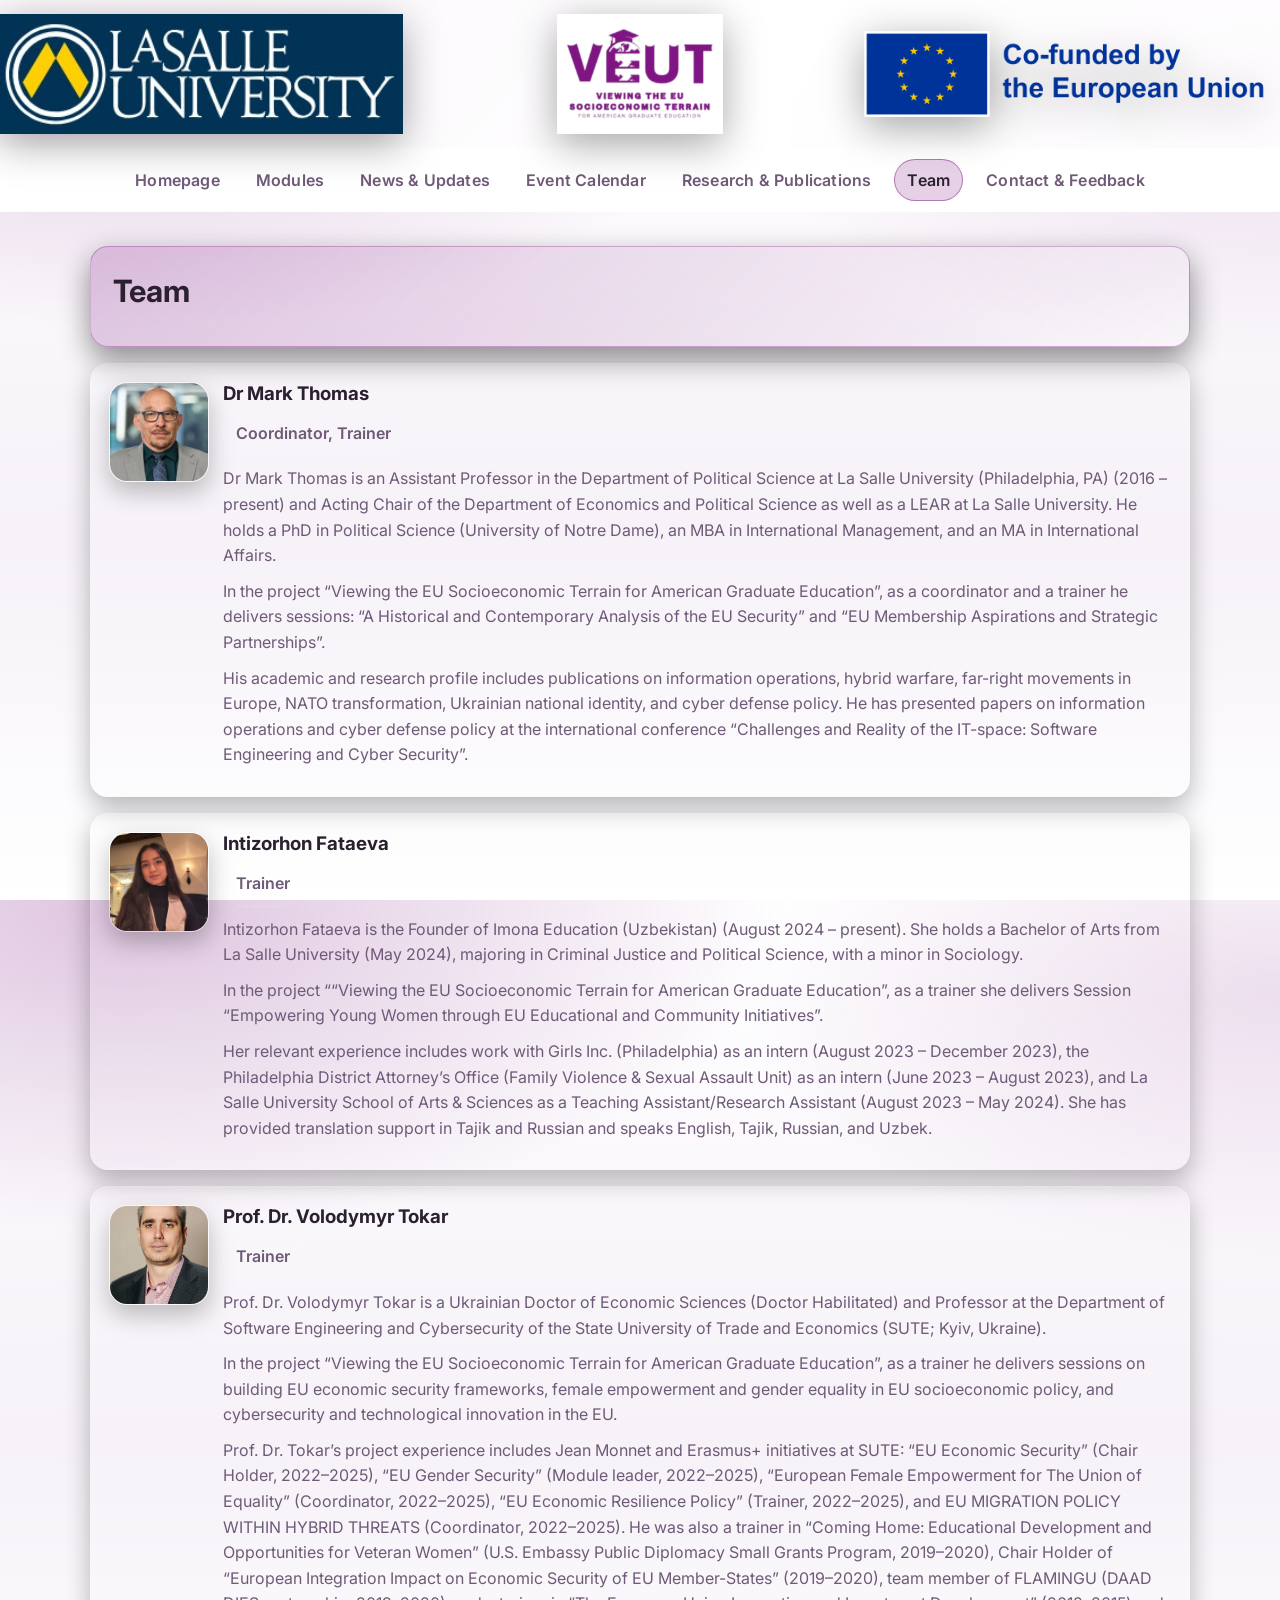
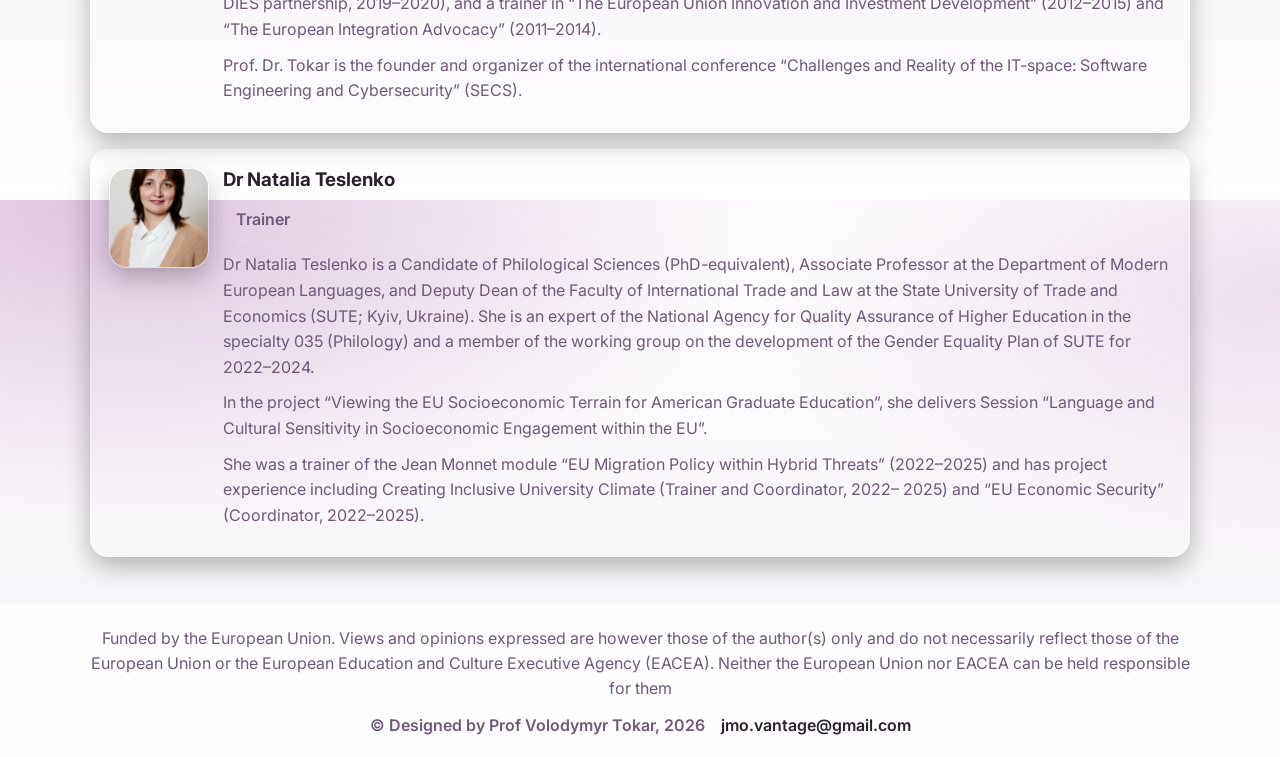
<file: team.html>
<!doctype html>
<html lang="en">
<head>
  <meta charset="utf-8">
  <meta name="viewport" content="width=device-width, initial-scale=1">
  <meta name="description" content="VANTAGE project website">
  <title>Team | VANTAGE</title>
  <link rel="preconnect" href="https://fonts.googleapis.com">
  <link rel="preconnect" href="https://fonts.gstatic.com" crossorigin>
  <link href="https://fonts.googleapis.com/css2?family=Inter:wght@400;600;700&display=swap" rel="stylesheet">
  <link rel="stylesheet" href="assets/css/style.css">
</head>
<body>
  <a class="skip-link" href="#main">Skip to content</a>

  <header class="site-header" role="banner">
    <div class="logo-bar">
      <div class="logo-slot">
        <img src="assets/img/lasalle-logo.jpg" alt="La Salle University logo" class="logo-img logo-img--wide">
      </div>
      <div class="logo-slot logo-slot--center">
        <img src="assets/img/vantage-logo.png" alt="VANTAGE project logo" class="logo-img">
      </div>
      <div class="logo-slot logo-slot--right">
        <img src="assets/img/eu-cofunded.png" alt="Co-funded by the European Union" class="logo-img logo-img--wide">
      </div>
    </div>

    <nav class="top-nav" aria-label="Primary">
      <div class="nav__inner">
        <button class="nav__toggle" type="button" aria-expanded="false" aria-controls="navMenu">
          <span class="nav__toggle-lines" aria-hidden="true"></span>
          <span class="nav__toggle-text">Menu</span>
        </button>
        <div class="nav__menu" id="navMenu">
          <a class="nav__link" href="index.html">Homepage</a>
<a class="nav__link" href="modules.html">Modules</a>
<a class="nav__link" href="news.html">News & Updates</a>
<a class="nav__link" href="events.html">Event Calendar</a>
<a class="nav__link" href="research.html">Research & Publications</a>
<a class="nav__link is-active" href="team.html">Team</a>
<a class="nav__link" href="contact.html">Contact & Feedback</a>
        </div>
      </div>
    </nav>
  </header>

  <main id="main" class="main" role="main">
    <div class="container">
      
<section class="hero">
  <h1>Team</h1>
  <p class="subtitle">
    
  </p>
</section>

<div class="grid">
  <section class="card">
    <div class="profile">
      <img src="assets/img/mark-thomas.jpg" alt="Dr Mark Thomas">
      <div>
        <h3>Dr Mark Thomas</h3>
        <p><span class="pill">Coordinator, Trainer</span></p>
        <p>
          Dr Mark Thomas is an Assistant Professor in the Department of Political Science at La Salle University (Philadelphia, PA) (2016 – present) and Acting Chair of the Department of Economics and Political Science as well as a LEAR at La Salle University.
          He holds a PhD in Political Science (University of Notre Dame), an MBA in International Management, and an MA in International Affairs.
        </p>
        <p>
          In the project “Viewing the EU Socioeconomic Terrain for American Graduate Education”, as a coordinator and a trainer he delivers sessions:
          “A Historical and Contemporary Analysis of the EU Security” and “EU Membership Aspirations and Strategic Partnerships”.
        </p>
        <p>
          His academic and research profile includes publications on information operations, hybrid warfare, far-right movements in Europe, NATO transformation, Ukrainian national identity, and cyber defense policy.
          He has presented papers on information operations and cyber defense policy at the international conference “Challenges and Reality of the IT-space: Software Engineering and Cyber Security”.
        </p>
      </div>
    </div>
  </section>

  <section class="card">
    <div class="profile">
      <img src="assets/img/intizorhon-fataeva.jpg" alt="Intizorhon Fataeva">
      <div>
        <h3>Intizorhon Fataeva</h3>
        <p><span class="pill">Trainer</span></p>
        <p>
          Intizorhon Fataeva is the Founder of Imona Education (Uzbekistan) (August 2024 – present).
          She holds a Bachelor of Arts from La Salle University (May 2024), majoring in Criminal Justice and Political Science, with a minor in Sociology.
        </p>
        <p>
          In the project ““Viewing the EU Socioeconomic Terrain for American Graduate Education”, as a trainer she delivers Session
          “Empowering Young Women through EU Educational and Community Initiatives”.
        </p>
        <p>
          Her relevant experience includes work with Girls Inc. (Philadelphia) as an intern (August 2023 – December 2023), the Philadelphia District Attorney’s Office (Family Violence &amp; Sexual Assault Unit) as an intern (June 2023 – August 2023),
          and La Salle University School of Arts &amp; Sciences as a Teaching Assistant/Research Assistant (August 2023 – May 2024).
          She has provided translation support in Tajik and Russian and speaks English, Tajik, Russian, and Uzbek.
        </p>
      </div>
    </div>
  </section>

  <section class="card">
    <div class="profile">
      <img src="assets/img/volodymyr-tokar.jpg" alt="Prof. Dr. Volodymyr Tokar">
      <div>
        <h3>Prof. Dr. Volodymyr Tokar</h3>
        <p><span class="pill">Trainer</span></p>
        <p>
          Prof. Dr. Volodymyr Tokar is a Ukrainian Doctor of Economic Sciences (Doctor Habilitated) and Professor at the Department of Software Engineering and Cybersecurity of the State University of Trade and Economics (SUTE; Kyiv, Ukraine).
        </p>
        <p>
          In the project “Viewing the EU Socioeconomic Terrain for American Graduate Education”, as a trainer he delivers sessions on building EU economic security frameworks, female empowerment and gender equality in EU socioeconomic policy,
          and cybersecurity and technological innovation in the EU.
        </p>
        <p>
          Prof. Dr. Tokar’s project experience includes Jean Monnet and Erasmus+ initiatives at SUTE: “EU Economic Security” (Chair Holder, 2022–2025), “EU Gender Security” (Module leader, 2022–2025),
          “European Female Empowerment for The Union of Equality” (Coordinator, 2022–2025), “EU Economic Resilience Policy” (Trainer, 2022–2025), and EU MIGRATION POLICY WITHIN HYBRID THREATS (Coordinator, 2022–2025).
          He was also a trainer in “Coming Home: Educational Development and Opportunities for Veteran Women” (U.S. Embassy Public Diplomacy Small Grants Program, 2019–2020),
          Chair Holder of “European Integration Impact on Economic Security of EU Member-States” (2019–2020), team member of FLAMINGU (DAAD DIES partnership, 2019–2020),
          and a trainer in “The European Union Innovation and Investment Development” (2012–2015) and “The European Integration Advocacy” (2011–2014).
        </p>
        <p>
          Prof. Dr. Tokar is the founder and organizer of the international conference “Challenges and Reality of the IT-space: Software Engineering and Cybersecurity” (SECS).
        </p>
      </div>
    </div>
  </section>

  <section class="card">
    <div class="profile">
      <img src="assets/img/natalia-teslenko.jpg" alt="Dr Natalia Teslenko">
      <div>
        <h3>Dr Natalia Teslenko</h3>
        <p><span class="pill">Trainer</span></p>
        <p>
          Dr Natalia Teslenko is a Candidate of Philological Sciences (PhD-equivalent), Associate Professor at the Department of Modern European Languages,
          and Deputy Dean of the Faculty of International Trade and Law at the State University of Trade and Economics (SUTE; Kyiv, Ukraine).
          She is an expert of the National Agency for Quality Assurance of Higher Education in the specialty 035 (Philology) and a member of the working group on the development of the Gender Equality Plan of SUTE for 2022–2024.
        </p>
        <p>
          In the project “Viewing the EU Socioeconomic Terrain for American Graduate Education”, she delivers Session “Language and Cultural Sensitivity in Socioeconomic Engagement within the EU”.
        </p>
        <p>
          She was a trainer of the Jean Monnet module “EU Migration Policy within Hybrid Threats” (2022–2025) and has project experience including Creating Inclusive University Climate (Trainer and Coordinator, 2022– 2025)
          and “EU Economic Security” (Coordinator, 2022–2025).
        </p>
      </div>
    </div>
  </section>
</div>

    </div>
  </main>

  <footer class="site-footer" role="contentinfo">
    <div class="container">
      <p class="disclaimer">Funded by the European Union. Views and opinions expressed are however those of the author(s) only and do not necessarily reflect those of the European Union or the European Education and Culture Executive Agency (EACEA). Neither the European Union nor EACEA can be held responsible for them</p>
      <div class="footer-meta">
        <p class="footer-copy">© Designed by Prof Volodymyr Tokar, 2026</p>
        <p class="footer-email"><a href="mailto:jmo.vantage@gmail.com">jmo.vantage@gmail.com</a></p>
      </div>
    </div>
  </footer>

  <script src="assets/js/main.js" defer></script>
</body>
</html>
</file>
<file: assets/css/style.css>
:root{
  --magenta:#892A8D;
  --magenta-2: rgba(137,42,141,0.28);
  --magenta-3: rgba(137,42,141,0.14);
  --bg:#f6f2f8;
  --panel:#ffffff;
  --panel-2:#faf7fb;
  --text:#2a2030;
  --muted:#6f5a78;
  --line: rgba(255,255,255,0.10);
  --shadow: 0 12px 30px rgba(0,0,0,0.45);
  --radius: 18px;
  --maxw: 1100px;
}

*{ box-sizing:border-box; }
html,body{ height:100%; }
body{
  margin:0;
  font-family: Inter, system-ui, -apple-system, Segoe UI, Roboto, Arial, sans-serif;
  color: var(--text);
  background:
    radial-gradient(1200px 600px at 10% 0%, var(--magenta-2), transparent 55%),
    radial-gradient(900px 450px at 100% 10%, var(--magenta-3), transparent 60%),
    linear-gradient(180deg, #ffffff 0%, var(--bg) 60%, #ffffff 100%);
}

a{ color: var(--text); text-decoration: none; }
a:hover{ text-decoration: underline; }
a:focus-visible, button:focus-visible, input:focus-visible, textarea:focus-visible{
  outline: 3px solid rgba(137,42,141,0.75);
  outline-offset: 2px;
  border-radius: 10px;
}

.skip-link{
  position:absolute;
  left:-999px;
  top:auto;
  width:1px;height:1px;
  overflow:hidden;
}
.skip-link:focus{
  left:16px; top:16px;
  width:auto;height:auto;
  padding:10px 12px;
  background: var(--panel);
  border:1px solid var(--line);
  border-radius: 12px;
  z-index: 9999;
}

.container{
  width: min(var(--maxw), calc(100% - 32px));
  margin: 0 auto;
}

.site-header{
  position: sticky;
  top: 0;
  z-index: 1000;
  background: rgba(255,255,255,0.85);
  backdrop-filter: blur(10px);
  border-bottom: 1px solid var(--line);
}

.logo-bar{
  display:grid;
  grid-template-columns: 1fr 1fr 1fr;
  gap: 10px;
  align-items:center;
  padding: 14px 0;
}
.logo-slot{
  display:flex;
  align-items:center;
  justify-content:flex-start;
}
.logo-slot--center{ justify-content:center; }
.logo-slot--right{ justify-content:flex-end; }

.logo-img{
  height: 120px;
  width: auto;
  max-width: 100%;
  object-fit: contain;
  filter: drop-shadow(0 10px 20px rgba(0,0,0,0.35));
}
.logo-img--wide{ height: 120px; }

.top-nav{
  border-top: 1px solid var(--line);
  background: rgba(255,255,255,0.9);
}
.nav__inner{
  width: min(var(--maxw), calc(100% - 32px));
  margin: 0 auto;
  display:flex;
  align-items:center;
  justify-content: space-between;
  gap: 12px;
  padding: 10px 0;
}
.nav__toggle{
  display:none;
  align-items:center;
  gap: 10px;
  background: transparent;
  border: 1px solid var(--line);
  color: var(--text);
  padding: 10px 12px;
  border-radius: 999px;
  cursor:pointer;
}
.nav__toggle-lines{
  width: 18px;
  height: 12px;
  display:inline-block;
  position: relative;
}
.nav__toggle-lines::before,
.nav__toggle-lines::after{
  content:"";
  position:absolute;
  left:0;
  right:0;
  height:2px;
  background: var(--text);
  border-radius: 999px;
}
.nav__toggle-lines::before{ top:0; }
.nav__toggle-lines::after{ bottom:0; }
.nav__toggle-text{ font-weight:600; font-size: 0.95rem; }

.nav__menu{
  display:flex;
  flex-wrap: wrap;
  gap: 10px;
  align-items:center;
  justify-content:center;
  width: 100%;
}
.nav__link{
  display:inline-flex;
  align-items:center;
  justify-content:center;
  padding: 10px 12px;
  border-radius: 999px;
  border: 1px solid transparent;
  color: var(--muted);
  font-weight: 600;
  letter-spacing: 0.2px;
  transition: transform .12s ease, background .12s ease, border-color .12s ease, color .12s ease;
}
.nav__link:hover{
  text-decoration:none;
  background: rgba(137,42,141,0.16);
  border-color: rgba(137,42,141,0.40);
  color: var(--text);
  transform: translateY(-1px);
}
.nav__link.is-active{
  background: rgba(137,42,141,0.22);
  border-color: rgba(137,42,141,0.55);
  color: var(--text);
}

.main{
  padding: 34px 0 46px;
  min-height: calc(100vh - 240px);
}

.hero{
  background: linear-gradient(135deg, rgba(137,42,141,0.25), rgba(255,255,255,0.04));
  border: 1px solid rgba(137,42,141,0.35);
  border-radius: var(--radius);
  padding: 26px 22px;
  box-shadow: var(--shadow);
}
.hero h1{
  margin:0 0 10px;
  font-size: clamp(1.35rem, 2.4vw, 2.1rem);
  line-height: 1.2;
}
.hero .subtitle{
  margin: 0;
  color: var(--muted);
  font-size: 1.02rem;
  line-height: 1.55;
}
.badges{
  display:flex;
  flex-wrap: wrap;
  gap: 10px;
  margin-top: 14px;
}
.badge{
  display:inline-flex;
  padding: 8px 10px;
  border-radius: 999px;
  border: 1px solid var(--line);
  background: rgba(255,255,255,0.03);
  color: var(--muted);
  font-weight: 600;
  font-size: 0.9rem;
}

.grid{
  display:grid;
  grid-template-columns: repeat(12, 1fr);
  gap: 16px;
  margin-top: 16px;
}
.card{
  grid-column: span 12;
  background: rgba(255,255,255,0.03);
  border: 1px solid var(--line);
  border-radius: var(--radius);
  padding: 18px 18px;
  box-shadow: 0 10px 26px rgba(0,0,0,0.28);
}
.card h2{
  margin: 0 0 10px;
  font-size: 1.2rem;
}
.card p{ margin: 0 0 10px; color: var(--muted); line-height: 1.6; }
.card ul{ margin: 10px 0 0 18px; color: var(--muted); line-height: 1.6; }

@media (min-width: 880px){
  .card.span-6{ grid-column: span 6; }
  .card.span-7{ grid-column: span 7; }
  .card.span-5{ grid-column: span 5; }
  .card.span-4{ grid-column: span 4; }
  .card.span-8{ grid-column: span 8; }
}

.section-title{
  margin: 26px 0 12px;
  font-size: 1.25rem;
}

.hr{
  border: none;
  height: 1px;
  background: var(--line);
  margin: 18px 0;
}

.btn-row{
  display:flex;
  flex-wrap: wrap;
  gap: 10px;
  margin-top: 12px;
}
.btn{
  display:inline-flex;
  align-items:center;
  justify-content:center;
  padding: 10px 12px;
  border-radius: 12px;
  border: 1px solid rgba(137,42,141,0.55);
  background: rgba(137,42,141,0.16);
  color: var(--text);
  font-weight: 700;
  cursor:pointer;
  transition: transform .12s ease, background .12s ease, border-color .12s ease;
}
.btn:hover{
  text-decoration:none;
  transform: translateY(-1px);
  background: rgba(137,42,141,0.24);
  border-color: rgba(137,42,141,0.75);
}

.pill{
  display:inline-flex;
  align-items:center;
  gap: 8px;
  padding: 9px 12px;
  border-radius: 999px;
  border: 1px solid var(--line);
  background: rgba(255,255,255,0.03);
  color: var(--muted);
  font-weight: 600;
}

.accordion{
  display:flex;
  flex-direction: column;
  gap: 12px;
}
.acc-item{
  border: 1px solid var(--line);
  border-radius: var(--radius);
  background: rgba(255,255,255,0.03);
  overflow:hidden;
}
.acc-btn{
  width:100%;
  text-align:left;
  background: transparent;
  border: none;
  color: var(--text);
  padding: 16px 16px;
  cursor:pointer;
  display:flex;
  align-items:flex-start;
  justify-content: space-between;
  gap: 12px;
}
.acc-title{
  font-weight: 800;
  letter-spacing: 0.2px;
}
.acc-meta{
  color: var(--muted);
  font-weight: 600;
  margin-top: 6px;
}
.acc-icon{
  flex: 0 0 auto;
  width: 34px;
  height: 34px;
  border-radius: 999px;
  border: 1px solid rgba(137,42,141,0.55);
  background: rgba(137,42,141,0.14);
  display:grid;
  place-items:center;
}
.acc-panel{
  padding: 0 16px 16px;
  color: var(--muted);
  line-height: 1.6;
  display:none;
}
.acc-item.is-open .acc-panel{ display:block; }
.acc-item.is-open .acc-icon{ background: rgba(137,42,141,0.22); }

.kv{
  display:grid;
  grid-template-columns: 1fr;
  gap: 10px;
}
.kv .key{ color: var(--muted); font-weight: 700; }
.kv .val{ color: var(--text); font-weight: 600; }

.table{
  width:100%;
  border-collapse: collapse;
  border: 1px solid var(--line);
  border-radius: var(--radius);
  overflow:hidden;
}
.table th, .table td{
  padding: 12px 12px;
  border-bottom: 1px solid var(--line);
  vertical-align: top;
}
.table th{
  text-align:left;
  color: var(--text);
  background: rgba(137,42,141,0.14);
  font-weight: 800;
}
.table td{ color: var(--muted); }
.table tr:last-child td{ border-bottom: none; }

.profile{
  display:grid;
  grid-template-columns: 100px 1fr;
  gap: 14px;
  align-items:start;
}
.profile img{
  width: 100px;
  height: 100px;
  border-radius: 18px;
  object-fit: cover;
  border: 1px solid rgba(255,255,255,0.16);
  box-shadow: 0 10px 24px rgba(0,0,0,0.25);
}
.profile h3{ margin:0 0 6px; }
.profile p{ margin:0 0 10px; color: var(--muted); line-height: 1.6; }

.form{
  display:grid;
  gap: 12px;
  margin-top: 10px;
}
.field label{
  display:block;
  margin-bottom: 6px;
  color: var(--muted);
  font-weight: 700;
}
.field input, .field textarea{
  width:100%;
  padding: 12px 12px;
  border-radius: 14px;
  border: 1px solid var(--line);
  background: rgba(255,255,255,0.03);
  color: var(--text);
}
.field textarea{ min-height: 140px; resize: vertical; }

.site-footer{
  border-top: 1px solid var(--line);
  background: rgba(255,255,255,0.85);
  backdrop-filter: blur(10px);
  padding: 22px 0;
}
.disclaimer{
  margin:0 0 14px;
  color: var(--muted);
  line-height: 1.55;
  text-align:center;
}
.footer-meta{
  display:flex;
  flex-wrap: wrap;
  justify-content: center;
  gap: 16px;
  align-items:center;
}
.footer-copy, .footer-email{
  margin:0;
  color: var(--muted);
  font-weight: 600;
}
.footer-email a{ color: var(--text); text-decoration: none; }
.footer-email a:hover{ text-decoration: underline; }

@media (max-width: 820px){
  .logo-img{ height: 96px; }
  .logo-img--wide{ height: 96px; }
  .nav__toggle{ display:inline-flex; }
  .nav__menu{
    display:none;
    width: 100%;
    padding-top: 10px;
    justify-content:flex-start;
  }
  .nav__menu.is-open{ display:flex; }
  .nav__inner{ flex-wrap: wrap; }
}

.small-note{ color: var(--muted); margin-top: 8px; line-height: 1.55; }
</file>
